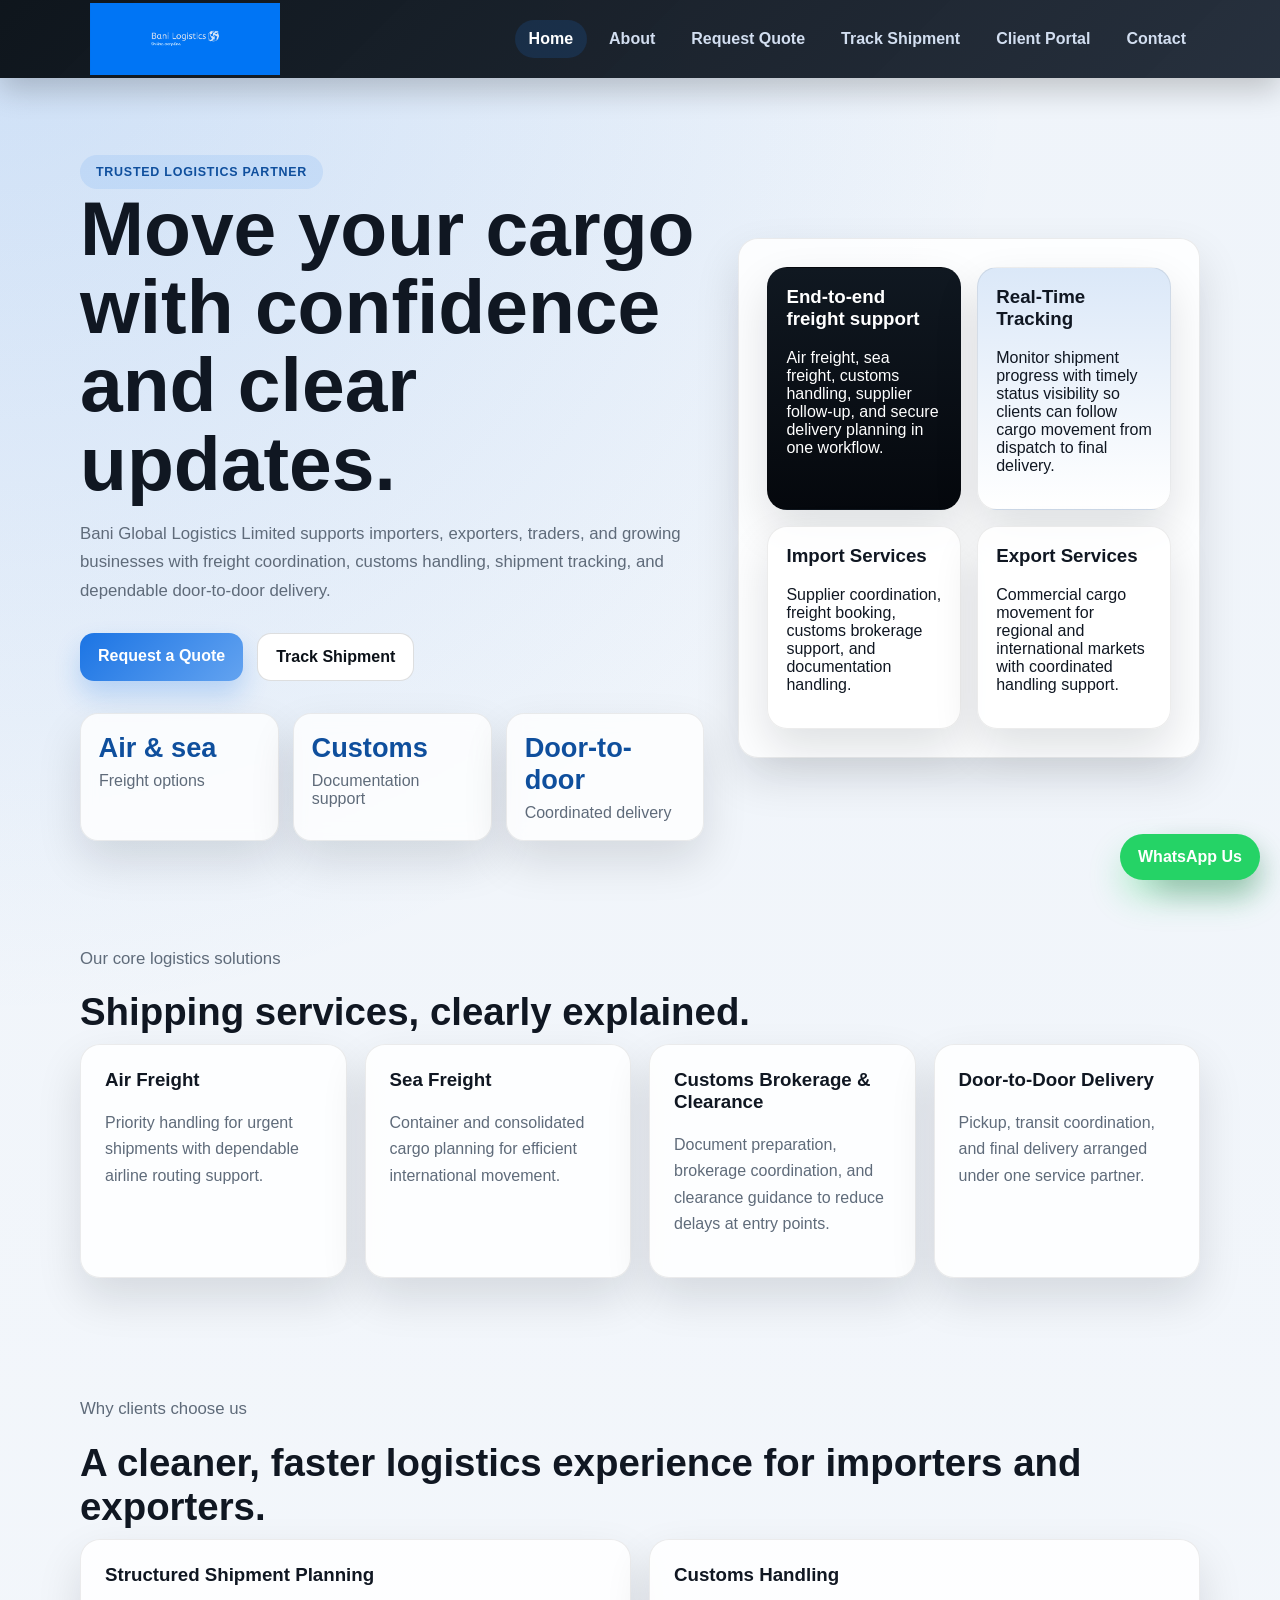
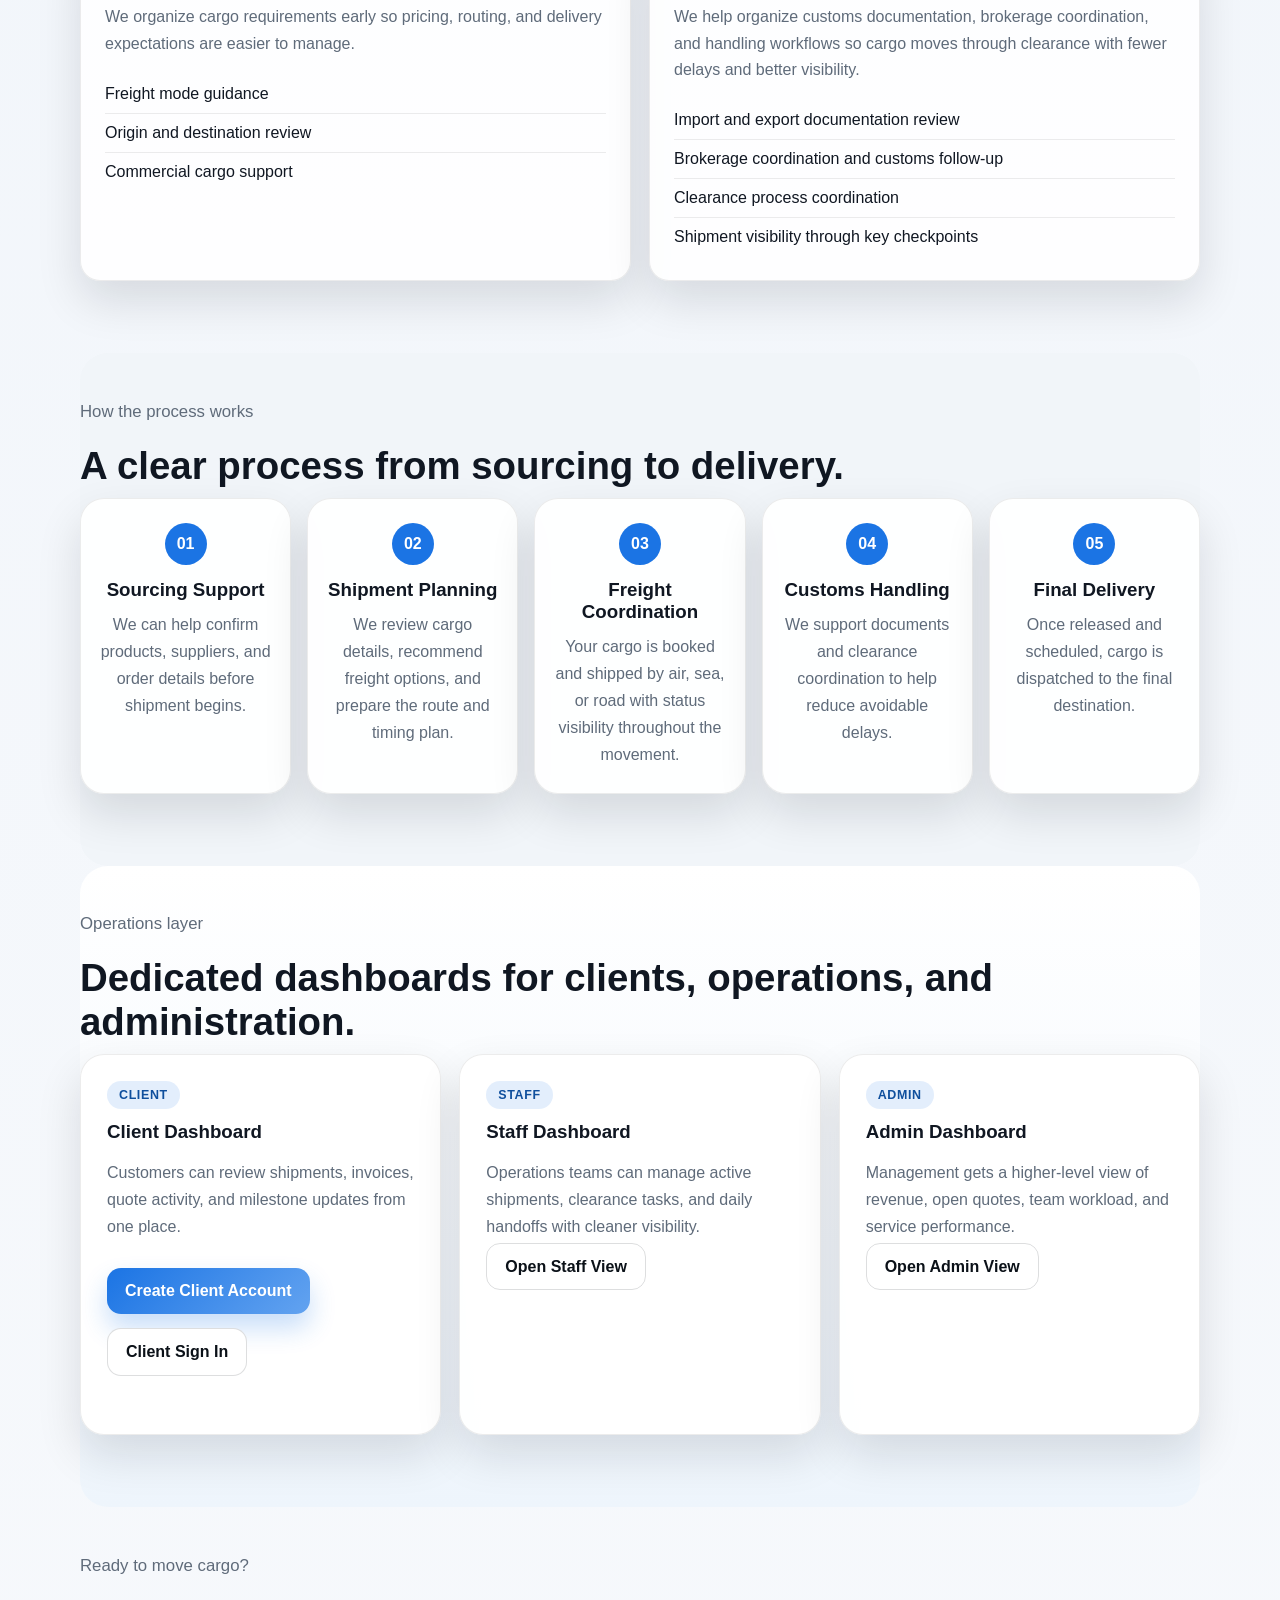
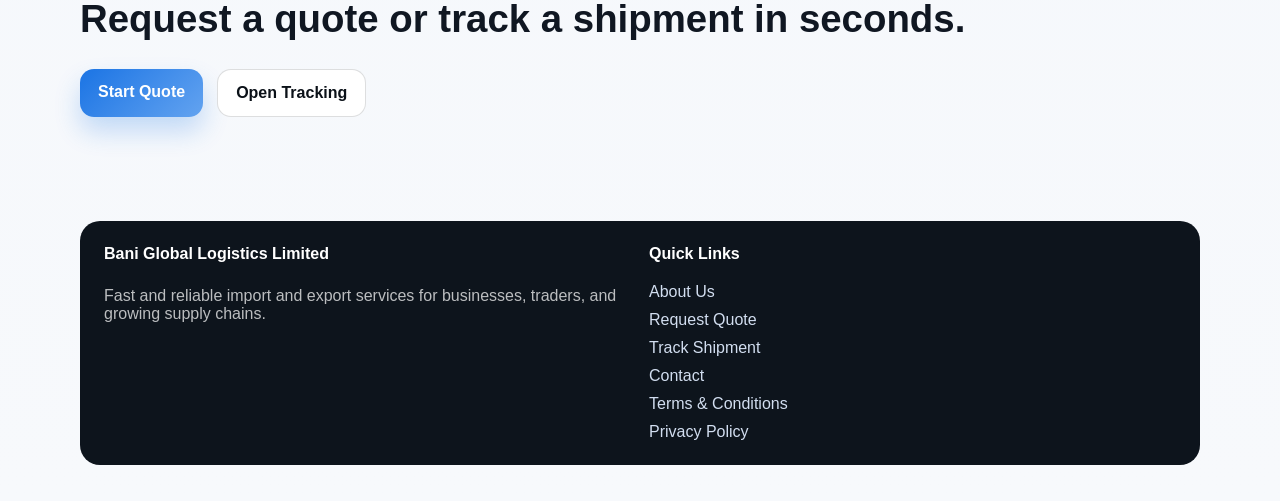
<file: index.html>
<!DOCTYPE html>
<html lang="en">
  <head>
    <meta charset="UTF-8">
    <meta name="viewport" content="width=device-width, initial-scale=1.0">
    <title>Bani Global Logistics Limited | Global Freight & Delivery</title>
    <meta
      name="description"
      content="Bani Global Logistics Limited provides dependable freight forwarding, customs handling, tracking, and cargo delivery solutions."
    >
    <link rel="stylesheet" href="css/style.css">
  </head>
  <body>
    <header class="site-header">
      <div class="nav-wrap">
        <a class="brand" href="index.html" aria-label="Bani Global Logistics Limited home">
          <img src="logo.png" alt="Bani Global Logistics Limited Logo">
        </a>
        <button class="nav-toggle" type="button" aria-expanded="false" aria-controls="site-navigation">Menu</button>
        <nav id="site-navigation" class="site-nav" aria-label="Main navigation">
          <a class="active" href="index.html">Home</a>
          <a href="about.html">About</a>
          <a href="quote.html">Request Quote</a>
          <a href="track.html">Track Shipment</a>
          <a href="login.php?role=client">Client Portal</a>
          <a href="contact.html">Contact</a>
        </nav>
      </div>
    </header>

    <main>
      <section class="hero">
        <div class="hero-copy">
          <div class="eyebrow">Trusted logistics partner</div>
          <h1>Move your cargo with confidence and clear updates.</h1>
          <p>
            Bani Global Logistics Limited supports importers, exporters, traders, and growing
            businesses with freight coordination, customs handling, shipment
            tracking, and dependable door-to-door delivery.
          </p>
          <div class="hero-actions">
            <a class="button primary" href="quote.html">Request a Quote</a>
            <a class="button secondary" href="track.html">Track Shipment</a>
          </div>
          <div class="hero-stats">
            <div class="stat-chip">
              <strong>Air & sea</strong>
              <span>Freight options</span>
            </div>
            <div class="stat-chip">
              <strong>Customs</strong>
              <span>Documentation support</span>
            </div>
            <div class="stat-chip">
              <strong>Door-to-door</strong>
              <span>Coordinated delivery</span>
            </div>
          </div>
        </div>

        <div class="hero-panel">
          <div class="hero-grid">
            <div class="panel panel-dark">
              <h3>End-to-end freight support</h3>
              <p>
                Air freight, sea freight, customs handling, supplier follow-up,
                and secure delivery planning in one workflow.
              </p>
            </div>
            <div class="panel panel-accent">
              <h3>Real-Time Tracking</h3>
              <p>
                Monitor shipment progress with timely status visibility so clients
                can follow cargo movement from dispatch to final delivery.
              </p>
            </div>
            <div class="panel">
              <h3>Import Services</h3>
              <p>Supplier coordination, freight booking, customs brokerage support, and documentation handling.</p>
            </div>
            <div class="panel">
              <h3>Export Services</h3>
              <p>Commercial cargo movement for regional and international markets with coordinated handling support.</p>
            </div>
          </div>
        </div>
      </section>

      <section class="section">
        <p class="section-intro">Our core logistics solutions</p>
        <h2 class="section-title">Shipping services, clearly explained.</h2>
        <div class="services-grid">
          <article class="service-card">
            <h3>Air Freight</h3>
            <p>Priority handling for urgent shipments with dependable airline routing support.</p>
          </article>
          <article class="service-card">
            <h3>Sea Freight</h3>
            <p>Container and consolidated cargo planning for efficient international movement.</p>
          </article>
          <article class="service-card">
            <h3>Customs Brokerage & Clearance</h3>
            <p>Document preparation, brokerage coordination, and clearance guidance to reduce delays at entry points.</p>
          </article>
          <article class="service-card">
            <h3>Door-to-Door Delivery</h3>
            <p>Pickup, transit coordination, and final delivery arranged under one service partner.</p>
          </article>
        </div>
      </section>

      <section class="section">
        <p class="section-intro">Why clients choose us</p>
        <h2 class="section-title">A cleaner, faster logistics experience for importers and exporters.</h2>
        <div class="feature-grid">
          <article class="service-card">
            <h3>Structured Shipment Planning</h3>
            <p>
              We organize cargo requirements early so pricing, routing, and
              delivery expectations are easier to manage.
            </p>
            <ul class="list">
              <li>Freight mode guidance</li>
              <li>Origin and destination review</li>
              <li>Commercial cargo support</li>
            </ul>
          </article>
          <article class="service-card">
            <h3>Customs Handling</h3>
            <p>
              We help organize customs documentation, brokerage coordination, and handling workflows
              so cargo moves through clearance with fewer delays and better visibility.
            </p>
            <ul class="list">
              <li>Import and export documentation review</li>
              <li>Brokerage coordination and customs follow-up</li>
              <li>Clearance process coordination</li>
              <li>Shipment visibility through key checkpoints</li>
            </ul>
          </article>
        </div>
      </section>

      <section class="section process-section">
        <p class="section-intro">How the process works</p>
        <h2 class="section-title">A clear process from sourcing to delivery.</h2>
        <div class="process-grid">
          <article class="process-card">
            <span class="process-number">01</span>
            <h3>Sourcing Support</h3>
            <p>We can help confirm products, suppliers, and order details before shipment begins.</p>
          </article>
          <article class="process-card">
            <span class="process-number">02</span>
            <h3>Shipment Planning</h3>
            <p>We review cargo details, recommend freight options, and prepare the route and timing plan.</p>
          </article>
          <article class="process-card">
            <span class="process-number">03</span>
            <h3>Freight Coordination</h3>
            <p>Your cargo is booked and shipped by air, sea, or road with status visibility throughout the movement.</p>
          </article>
          <article class="process-card">
            <span class="process-number">04</span>
            <h3>Customs Handling</h3>
            <p>We support documents and clearance coordination to help reduce avoidable delays.</p>
          </article>
          <article class="process-card">
            <span class="process-number">05</span>
            <h3>Final Delivery</h3>
            <p>Once released and scheduled, cargo is dispatched to the final destination.</p>
          </article>
        </div>
      </section>

      <section class="section portal-section">
        <p class="section-intro">Operations layer</p>
        <h2 class="section-title">Dedicated dashboards for clients, operations, and administration.</h2>
        <div class="portal-grid">
          <article class="portal-card">
            <span class="portal-tag">Client</span>
            <h3>Client Dashboard</h3>
            <p>Customers can review shipments, invoices, quote activity, and milestone updates from one place.</p>
            <div class="hero-actions">
              <a class="button primary" href="register.php">Create Client Account</a>
              <a class="button secondary" href="login.php?role=client">Client Sign In</a>
            </div>
          </article>
          <article class="portal-card">
            <span class="portal-tag">Staff</span>
            <h3>Staff Dashboard</h3>
            <p>Operations teams can manage active shipments, clearance tasks, and daily handoffs with cleaner visibility.</p>
            <a class="button secondary" href="login.php?role=staff">Open Staff View</a>
          </article>
          <article class="portal-card">
            <span class="portal-tag">Admin</span>
            <h3>Admin Dashboard</h3>
            <p>Management gets a higher-level view of revenue, open quotes, team workload, and service performance.</p>
            <a class="button secondary" href="login.php?role=admin">Open Admin View</a>
          </article>
        </div>
      </section>

      <section class="section">
        <div class="cta-banner">
          <div>
            <p class="section-intro">Ready to move cargo?</p>
            <h2 class="section-title">Request a quote or track a shipment in seconds.</h2>
          </div>
          <div class="hero-actions">
            <a class="button primary" href="quote.html">Start Quote</a>
            <a class="button secondary" href="track.html">Open Tracking</a>
          </div>
        </div>
      </section>
    </main>

    <footer class="site-footer">
      <div class="footer-card footer-grid">
        <div>
          <strong>Bani Global Logistics Limited</strong>
          <p>
            Fast and reliable import and export services for businesses, traders,
            and growing supply chains.
          </p>
        </div>
        <div>
          <strong>Quick Links</strong>
          <div class="footer-links">
            <a href="about.html">About Us</a>
            <a href="quote.html">Request Quote</a>
            <a href="track.html">Track Shipment</a>
            <a href="contact.html">Contact</a>
            <a href="terms.html">Terms & Conditions</a>
            <a href="privacy.html">Privacy Policy</a>
          </div>
        </div>
      </div>
    </footer>

    <a class="whatsapp-float" href="https://wa.me/254782013236" target="_blank" rel="noopener noreferrer">
      WhatsApp Us
    </a>
    <script src="script.js"></script>
  </body>
</html>
</file>
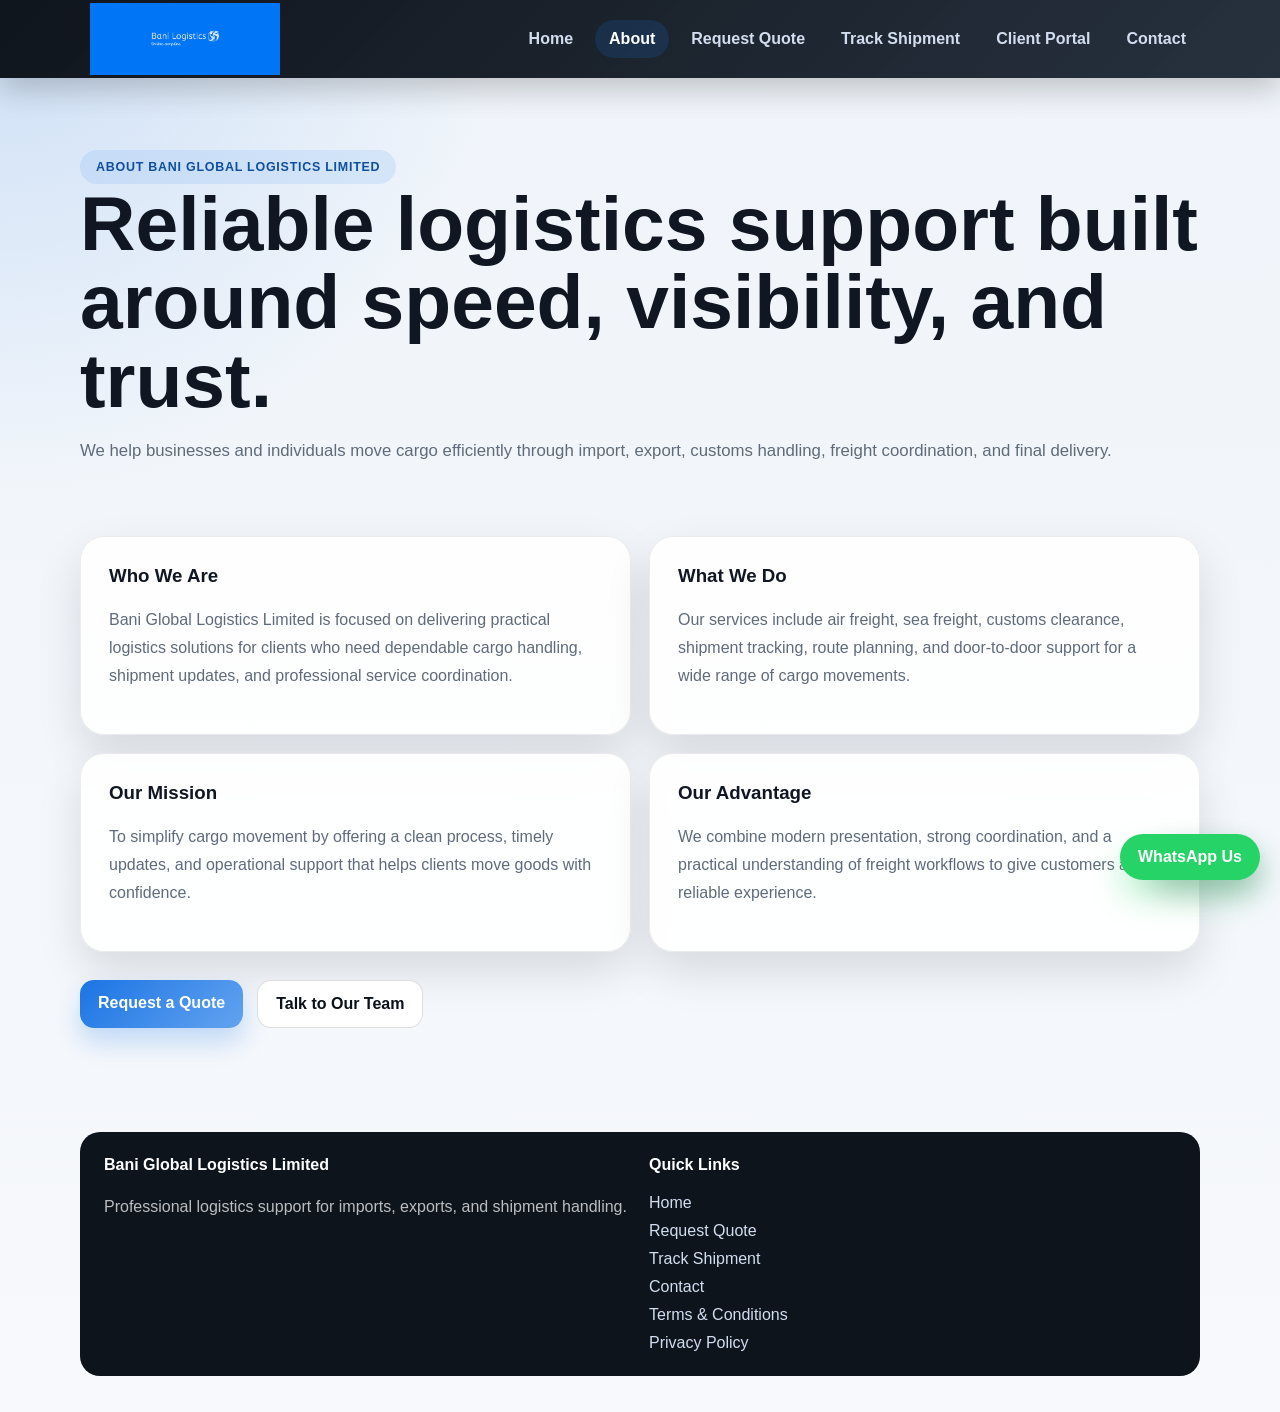
<file: about.html>
<!DOCTYPE html>
<html lang="en">
  <head>
    <meta charset="UTF-8">
    <meta name="viewport" content="width=device-width, initial-scale=1.0">
    <title>About Us | Bani Global Logistics Limited</title>
    <meta
      name="description"
      content="Learn more about Bani Global Logistics Limited and our freight forwarding, customs handling, and delivery services."
    >
    <link rel="stylesheet" href="css/style.css">
  </head>
  <body>
    <header class="site-header">
      <div class="nav-wrap">
        <a class="brand" href="index.html" aria-label="Bani Global Logistics Limited home">
          <img src="logo.png" alt="Bani Global Logistics Limited Logo">
        </a>
        <button class="nav-toggle" type="button" aria-expanded="false" aria-controls="site-navigation">Menu</button>
        <nav id="site-navigation" class="site-nav" aria-label="Main navigation">
          <a href="index.html">Home</a>
          <a class="active" href="about.html">About</a>
          <a href="quote.html">Request Quote</a>
          <a href="track.html">Track Shipment</a>
          <a href="login.php?role=client">Client Portal</a>
          <a href="contact.html">Contact</a>
        </nav>
      </div>
    </header>

    <main>
      <section class="page-hero">
        <div class="eyebrow">About Bani Global Logistics Limited</div>
        <h1>Reliable logistics support built around speed, visibility, and trust.</h1>
        <p>
          We help businesses and individuals move cargo efficiently through import,
          export, customs handling, freight coordination, and final delivery.
        </p>
      </section>

      <section class="page-section">
        <div class="info-grid">
          <article class="info-card">
            <h3>Who We Are</h3>
            <p>
              Bani Global Logistics Limited is focused on delivering practical logistics solutions
              for clients who need dependable cargo handling, shipment updates,
              and professional service coordination.
            </p>
          </article>
          <article class="info-card">
            <h3>What We Do</h3>
            <p>
              Our services include air freight, sea freight, customs clearance,
              shipment tracking, route planning, and door-to-door support for a
              wide range of cargo movements.
            </p>
          </article>
          <article class="info-card">
            <h3>Our Mission</h3>
            <p>
              To simplify cargo movement by offering a clean process, timely
              updates, and operational support that helps clients move goods with confidence.
            </p>
          </article>
          <article class="info-card">
            <h3>Our Advantage</h3>
            <p>
              We combine modern presentation, strong coordination, and a practical
              understanding of freight workflows to give customers a more reliable experience.
            </p>
          </article>
        </div>
        <div class="hero-actions">
          <a class="button primary" href="quote.html">Request a Quote</a>
          <a class="button secondary" href="contact.html">Talk to Our Team</a>
        </div>
      </section>
    </main>

    <footer class="site-footer">
      <div class="footer-card footer-grid">
        <div>
          <strong>Bani Global Logistics Limited</strong>
          <p>Professional logistics support for imports, exports, and shipment handling.</p>
        </div>
        <div>
          <strong>Quick Links</strong>
          <div class="footer-links">
            <a href="index.html">Home</a>
            <a href="quote.html">Request Quote</a>
            <a href="track.html">Track Shipment</a>
            <a href="contact.html">Contact</a>
            <a href="terms.html">Terms & Conditions</a>
            <a href="privacy.html">Privacy Policy</a>
          </div>
        </div>
      </div>
    </footer>

    <a class="whatsapp-float" href="https://wa.me/254782013236" target="_blank" rel="noopener noreferrer">
      WhatsApp Us
    </a>
    <script src="script.js"></script>
  </body>
</html>
</file>
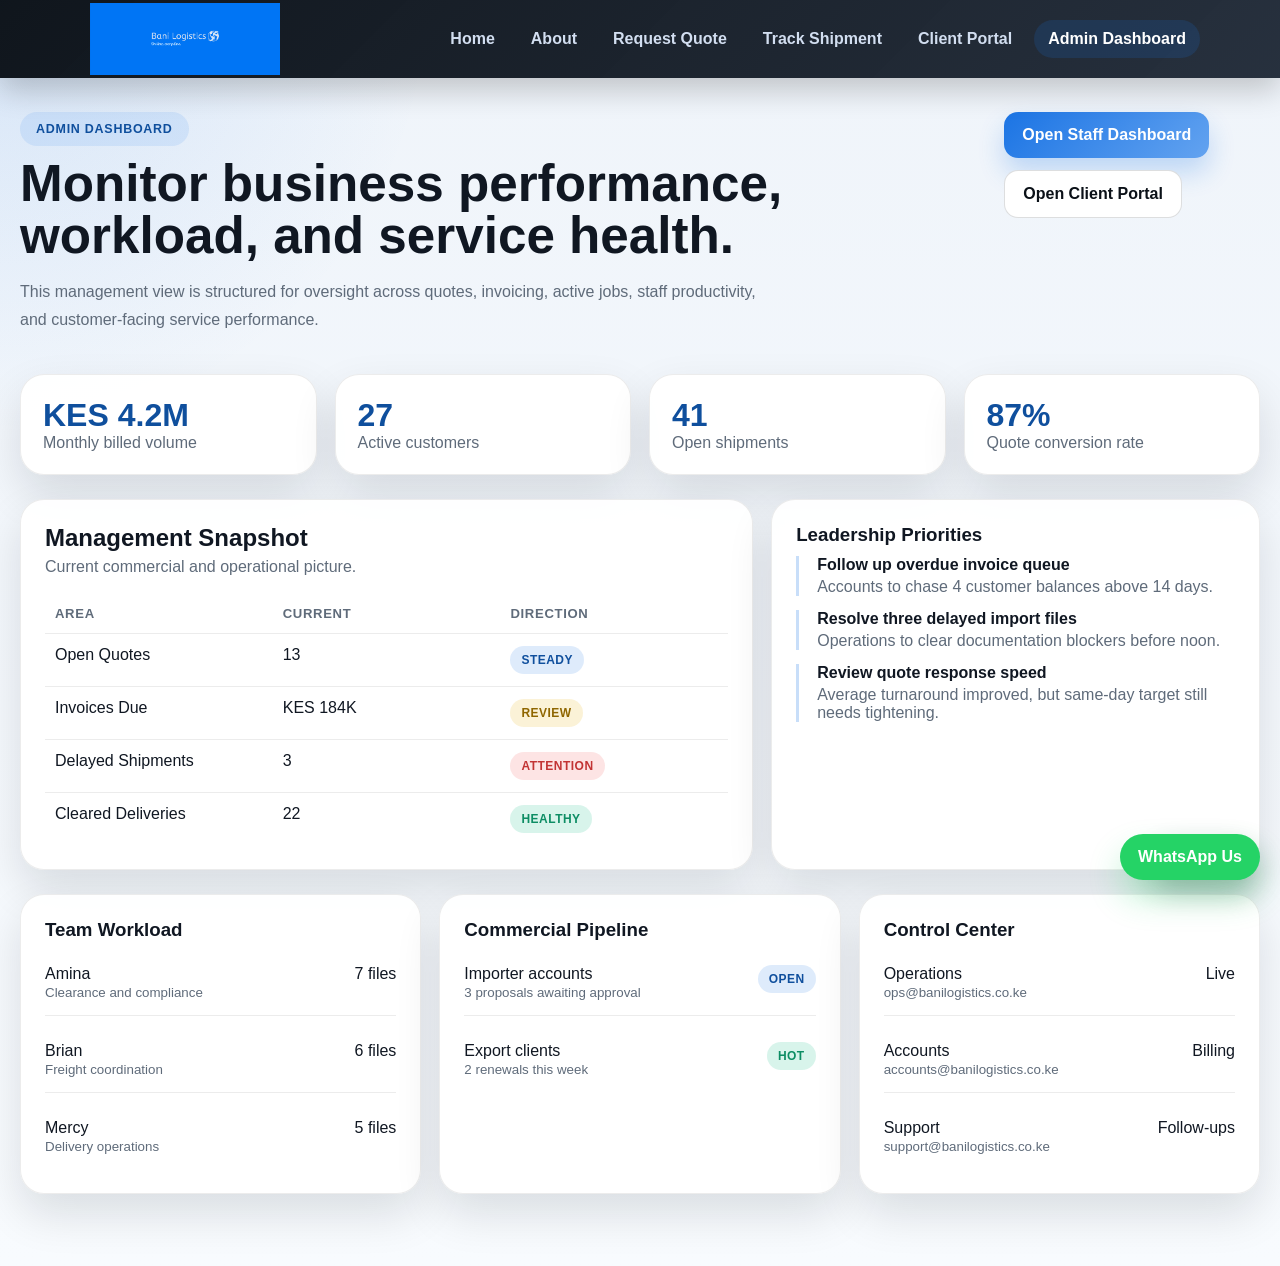
<file: admin-dashboard.html>
<!DOCTYPE html>
<html lang="en">
  <head>
    <meta charset="UTF-8">
    <meta name="viewport" content="width=device-width, initial-scale=1.0">
    <title>Admin Dashboard | Bani Global Logistics Limited</title>
    <meta name="description" content="Administrative dashboard for visibility into revenue, quotes, operations, and staff workload.">
    <link rel="stylesheet" href="css/style.css">
  </head>
  <body class="dashboard-page">
    <header class="site-header">
      <div class="nav-wrap">
        <a class="brand" href="index.html" aria-label="Bani Global Logistics Limited home">
          <img src="logo.png" alt="Bani Global Logistics Limited Logo">
        </a>
        <button class="nav-toggle" type="button" aria-expanded="false" aria-controls="site-navigation">Menu</button>
        <nav id="site-navigation" class="site-nav" aria-label="Main navigation">
          <a href="index.html">Home</a>
          <a href="about.html">About</a>
          <a href="quote.html">Request Quote</a>
          <a href="track.html">Track Shipment</a>
          <a href="client-dashboard.html">Client Portal</a>
          <a class="active" href="admin-dashboard.html">Admin Dashboard</a>
        </nav>
      </div>
    </header>

    <main class="dashboard-shell">
      <section class="dashboard-hero">
        <div>
          <div class="eyebrow">Admin dashboard</div>
          <h1>Monitor business performance, workload, and service health.</h1>
          <p>
            This management view is structured for oversight across quotes, invoicing,
            active jobs, staff productivity, and customer-facing service performance.
          </p>
        </div>
        <div class="dashboard-actions">
          <a class="button primary" href="staff-dashboard.html">Open Staff Dashboard</a>
          <a class="button secondary" href="client-dashboard.html">Open Client Portal</a>
        </div>
      </section>

      <section class="dashboard-stats">
        <article class="dashboard-stat">
          <strong>KES 4.2M</strong>
          <span>Monthly billed volume</span>
        </article>
        <article class="dashboard-stat">
          <strong>27</strong>
          <span>Active customers</span>
        </article>
        <article class="dashboard-stat">
          <strong>41</strong>
          <span>Open shipments</span>
        </article>
        <article class="dashboard-stat">
          <strong>87%</strong>
          <span>Quote conversion rate</span>
        </article>
      </section>

      <section class="dashboard-grid">
        <article class="dashboard-card">
          <h2>Management Snapshot</h2>
          <p class="dashboard-subtitle">Current commercial and operational picture.</p>
          <table class="dashboard-table">
            <thead>
              <tr>
                <th>Area</th>
                <th>Current</th>
                <th>Direction</th>
              </tr>
            </thead>
            <tbody>
              <tr>
                <td>Open Quotes</td>
                <td>13</td>
                <td><span class="badge badge-blue">Steady</span></td>
              </tr>
              <tr>
                <td>Invoices Due</td>
                <td>KES 184K</td>
                <td><span class="badge badge-gold">Review</span></td>
              </tr>
              <tr>
                <td>Delayed Shipments</td>
                <td>3</td>
                <td><span class="badge badge-red">Attention</span></td>
              </tr>
              <tr>
                <td>Cleared Deliveries</td>
                <td>22</td>
                <td><span class="badge badge-green">Healthy</span></td>
              </tr>
            </tbody>
          </table>
        </article>

        <article class="dashboard-card">
          <h3>Leadership Priorities</h3>
          <div class="timeline">
            <div class="timeline-item">
              <strong>Follow up overdue invoice queue</strong>
              <p>Accounts to chase 4 customer balances above 14 days.</p>
            </div>
            <div class="timeline-item">
              <strong>Resolve three delayed import files</strong>
              <p>Operations to clear documentation blockers before noon.</p>
            </div>
            <div class="timeline-item">
              <strong>Review quote response speed</strong>
              <p>Average turnaround improved, but same-day target still needs tightening.</p>
            </div>
          </div>
        </article>
      </section>

      <section class="dashboard-mini-grid">
        <article class="dashboard-card">
          <h3>Team Workload</h3>
          <ul class="dashboard-list">
            <li><span>Amina<br><small>Clearance and compliance</small></span><span>7 files</span></li>
            <li><span>Brian<br><small>Freight coordination</small></span><span>6 files</span></li>
            <li><span>Mercy<br><small>Delivery operations</small></span><span>5 files</span></li>
          </ul>
        </article>
        <article class="dashboard-card">
          <h3>Commercial Pipeline</h3>
          <ul class="dashboard-list">
            <li><span>Importer accounts<br><small>3 proposals awaiting approval</small></span><span class="badge badge-blue">Open</span></li>
            <li><span>Export clients<br><small>2 renewals this week</small></span><span class="badge badge-green">Hot</span></li>
          </ul>
        </article>
        <article class="dashboard-card">
          <h3>Control Center</h3>
          <ul class="dashboard-list">
            <li><span>Operations<br><small>ops@banilogistics.co.ke</small></span><span>Live</span></li>
            <li><span>Accounts<br><small>accounts@banilogistics.co.ke</small></span><span>Billing</span></li>
            <li><span>Support<br><small>support@banilogistics.co.ke</small></span><span>Follow-ups</span></li>
          </ul>
        </article>
      </section>
    </main>

    <a class="whatsapp-float" href="https://wa.me/254782013236" target="_blank" rel="noopener noreferrer">WhatsApp Us</a>
    <script src="script.js"></script>
  </body>
</html>
</file>
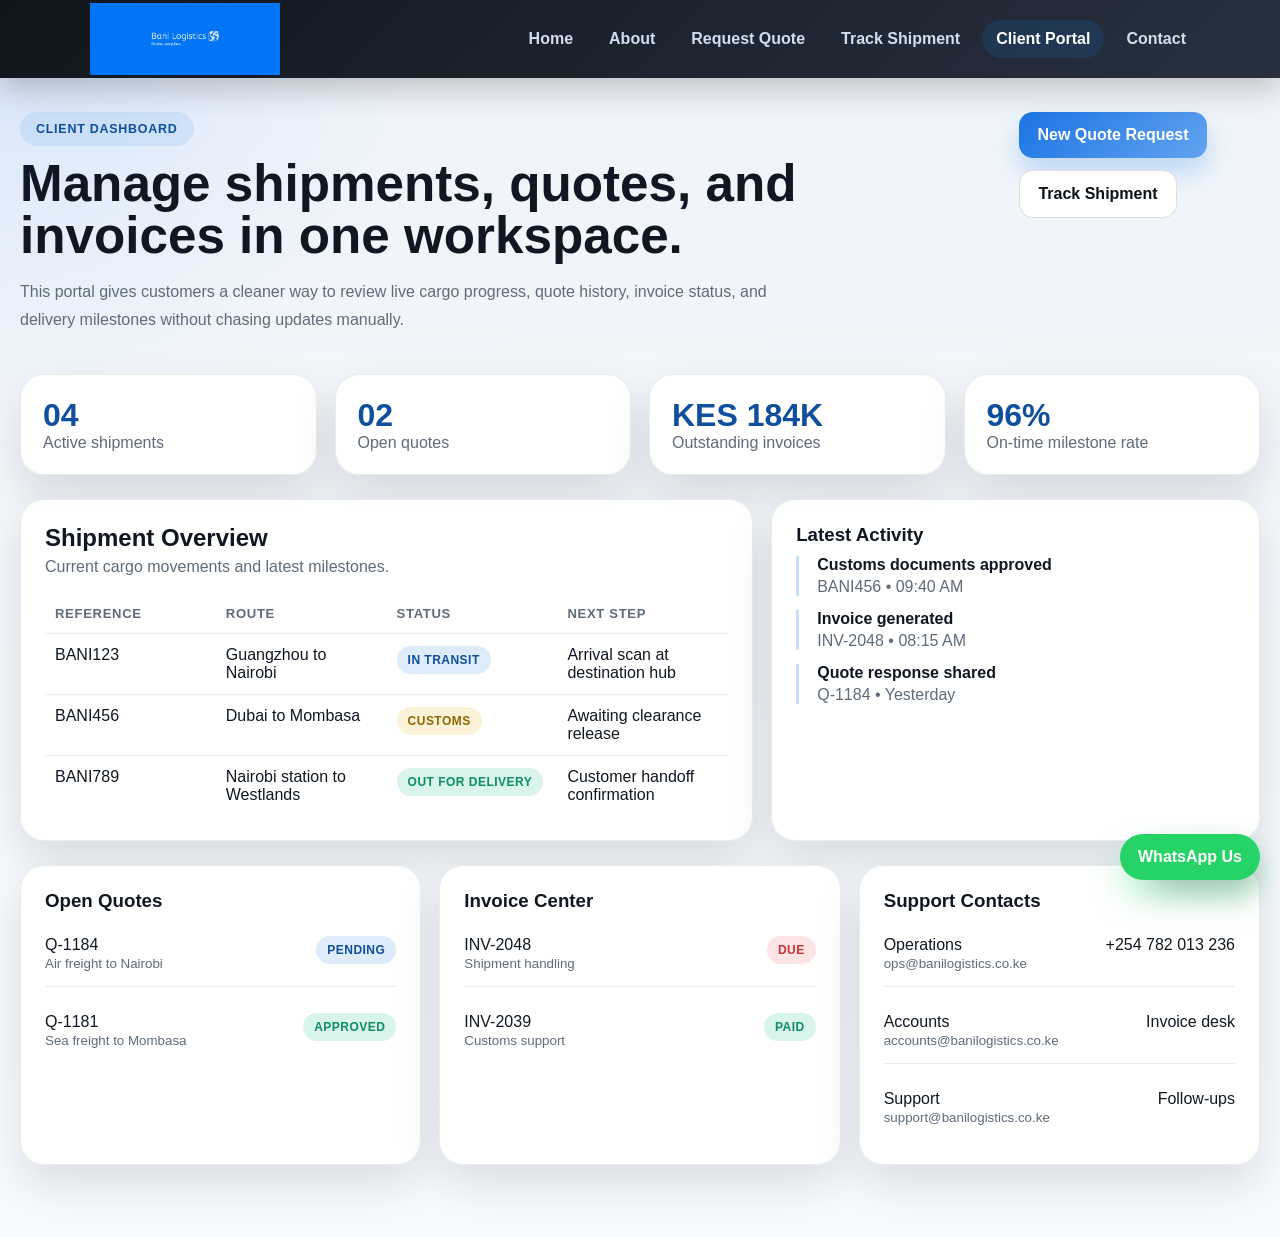
<file: client-dashboard.html>
<!DOCTYPE html>
<html lang="en">
  <head>
    <meta charset="UTF-8">
    <meta name="viewport" content="width=device-width, initial-scale=1.0">
    <title>Client Dashboard | Bani Global Logistics Limited</title>
    <meta name="description" content="Client dashboard for shipments, invoices, quote requests, and live logistics updates.">
    <link rel="stylesheet" href="css/style.css">
  </head>
  <body class="dashboard-page">
    <header class="site-header">
      <div class="nav-wrap">
        <a class="brand" href="index.html" aria-label="Bani Global Logistics Limited home">
          <img src="logo.png" alt="Bani Global Logistics Limited Logo">
        </a>
        <button class="nav-toggle" type="button" aria-expanded="false" aria-controls="site-navigation">Menu</button>
        <nav id="site-navigation" class="site-nav" aria-label="Main navigation">
          <a href="index.html">Home</a>
          <a href="about.html">About</a>
          <a href="quote.html">Request Quote</a>
          <a href="track.html">Track Shipment</a>
          <a class="active" href="client-dashboard.html">Client Portal</a>
          <a href="contact.html">Contact</a>
        </nav>
      </div>
    </header>

    <main class="dashboard-shell">
      <section class="dashboard-hero">
        <div>
          <div class="eyebrow">Client dashboard</div>
          <h1>Manage shipments, quotes, and invoices in one workspace.</h1>
          <p>
            This portal gives customers a cleaner way to review live cargo progress,
            quote history, invoice status, and delivery milestones without chasing updates manually.
          </p>
        </div>
        <div class="dashboard-actions">
          <a class="button primary" href="quote.html">New Quote Request</a>
          <a class="button secondary" href="track.html">Track Shipment</a>
        </div>
      </section>

      <section class="dashboard-stats">
        <article class="dashboard-stat">
          <strong>04</strong>
          <span>Active shipments</span>
        </article>
        <article class="dashboard-stat">
          <strong>02</strong>
          <span>Open quotes</span>
        </article>
        <article class="dashboard-stat">
          <strong>KES 184K</strong>
          <span>Outstanding invoices</span>
        </article>
        <article class="dashboard-stat">
          <strong>96%</strong>
          <span>On-time milestone rate</span>
        </article>
      </section>

      <section class="dashboard-grid">
        <article class="dashboard-card">
          <h2>Shipment Overview</h2>
          <p class="dashboard-subtitle">Current cargo movements and latest milestones.</p>
          <table class="dashboard-table">
            <thead>
              <tr>
                <th>Reference</th>
                <th>Route</th>
                <th>Status</th>
                <th>Next Step</th>
              </tr>
            </thead>
            <tbody>
              <tr>
                <td>BANI123</td>
                <td>Guangzhou to Nairobi</td>
                <td><span class="badge badge-blue">In Transit</span></td>
                <td>Arrival scan at destination hub</td>
              </tr>
              <tr>
                <td>BANI456</td>
                <td>Dubai to Mombasa</td>
                <td><span class="badge badge-gold">Customs</span></td>
                <td>Awaiting clearance release</td>
              </tr>
              <tr>
                <td>BANI789</td>
                <td>Nairobi station to Westlands</td>
                <td><span class="badge badge-green">Out for Delivery</span></td>
                <td>Customer handoff confirmation</td>
              </tr>
            </tbody>
          </table>
        </article>

        <article class="dashboard-card">
          <h3>Latest Activity</h3>
          <div class="timeline">
            <div class="timeline-item">
              <strong>Customs documents approved</strong>
              <span>BANI456 • 09:40 AM</span>
            </div>
            <div class="timeline-item">
              <strong>Invoice generated</strong>
              <span>INV-2048 • 08:15 AM</span>
            </div>
            <div class="timeline-item">
              <strong>Quote response shared</strong>
              <span>Q-1184 • Yesterday</span>
            </div>
          </div>
        </article>
      </section>

      <section class="dashboard-mini-grid">
        <article class="dashboard-card">
          <h3>Open Quotes</h3>
          <ul class="dashboard-list">
            <li><span>Q-1184<br><small>Air freight to Nairobi</small></span><span class="badge badge-blue">Pending</span></li>
            <li><span>Q-1181<br><small>Sea freight to Mombasa</small></span><span class="badge badge-green">Approved</span></li>
          </ul>
        </article>
        <article class="dashboard-card">
          <h3>Invoice Center</h3>
          <ul class="dashboard-list">
            <li><span>INV-2048<br><small>Shipment handling</small></span><span class="badge badge-red">Due</span></li>
            <li><span>INV-2039<br><small>Customs support</small></span><span class="badge badge-green">Paid</span></li>
          </ul>
        </article>
        <article class="dashboard-card">
          <h3>Support Contacts</h3>
          <ul class="dashboard-list">
            <li><span>Operations<br><small>ops@banilogistics.co.ke</small></span><span>+254 782 013 236</span></li>
            <li><span>Accounts<br><small>accounts@banilogistics.co.ke</small></span><span>Invoice desk</span></li>
            <li><span>Support<br><small>support@banilogistics.co.ke</small></span><span>Follow-ups</span></li>
          </ul>
        </article>
      </section>
    </main>

    <a class="whatsapp-float" href="https://wa.me/254782013236" target="_blank" rel="noopener noreferrer">WhatsApp Us</a>
    <script src="script.js"></script>
  </body>
</html>
</file>
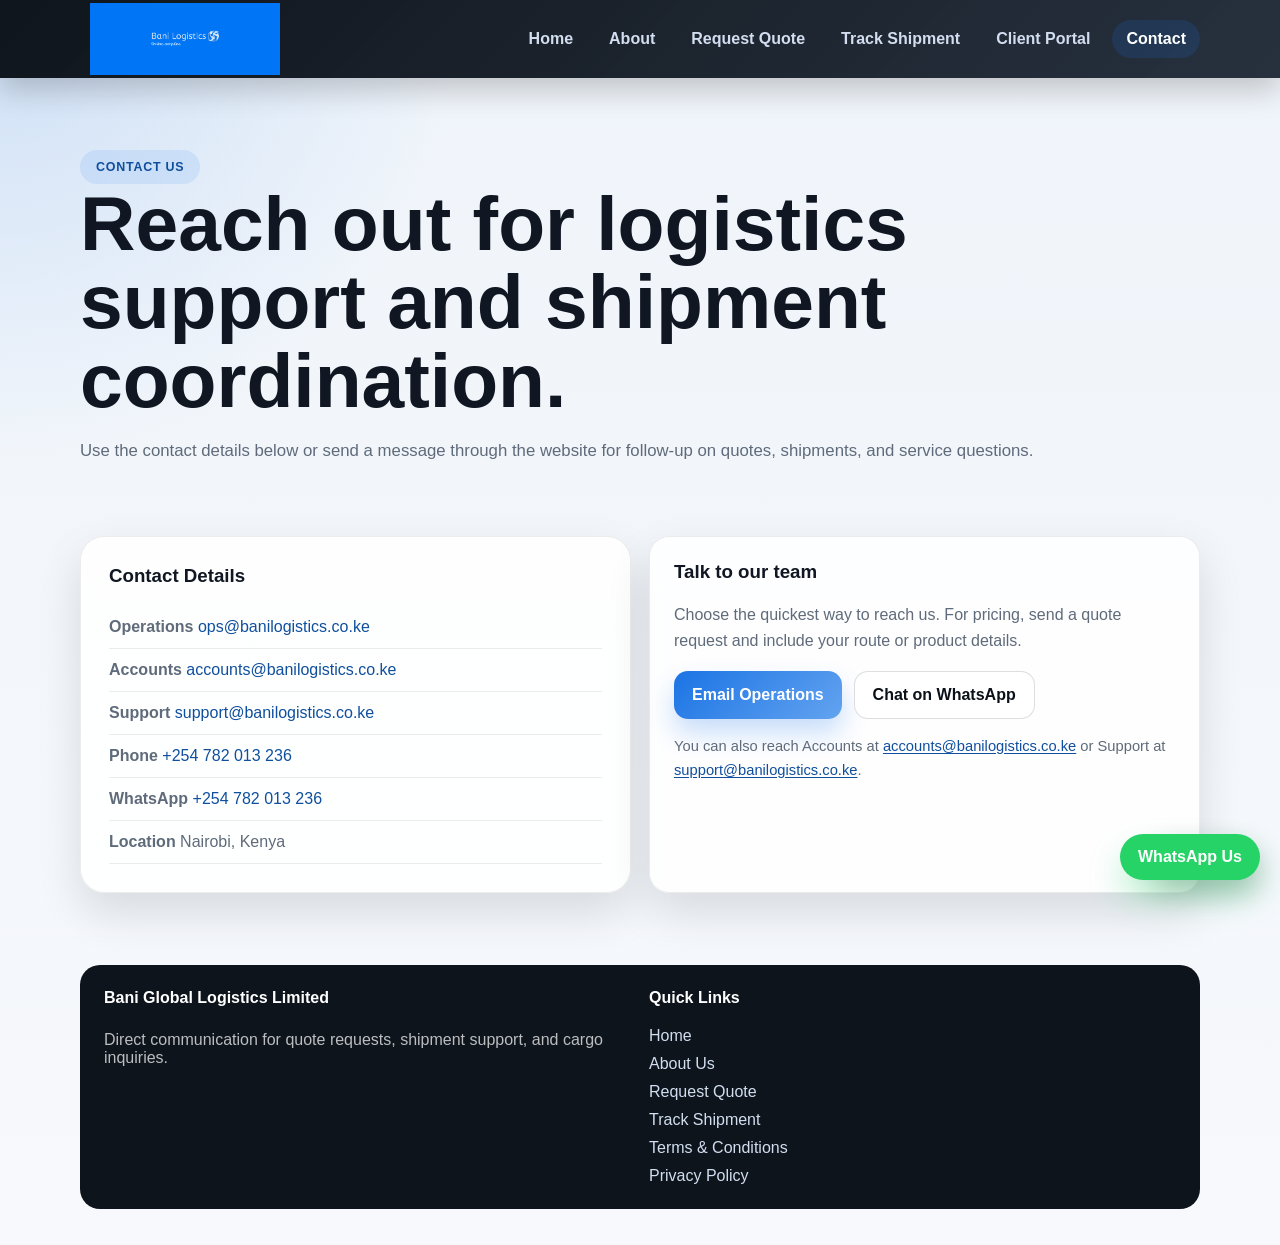
<file: contact.html>
<!DOCTYPE html>
<html lang="en">
  <head>
    <meta charset="UTF-8">
    <meta name="viewport" content="width=device-width, initial-scale=1.0">
    <title>Contact Us | Bani Global Logistics Limited</title>
    <meta
      name="description"
      content="Contact Bani Global Logistics Limited for shipment support, quote requests, and cargo handling services."
    >
    <link rel="stylesheet" href="css/style.css">
  </head>
  <body>
    <header class="site-header">
      <div class="nav-wrap">
        <a class="brand" href="index.html" aria-label="Bani Global Logistics Limited home">
          <img src="logo.png" alt="Bani Global Logistics Limited Logo">
        </a>
        <button class="nav-toggle" type="button" aria-expanded="false" aria-controls="site-navigation">Menu</button>
        <nav id="site-navigation" class="site-nav" aria-label="Main navigation">
          <a href="index.html">Home</a>
          <a href="about.html">About</a>
          <a href="quote.html">Request Quote</a>
          <a href="track.html">Track Shipment</a>
          <a href="login.php?role=client">Client Portal</a>
          <a class="active" href="contact.html">Contact</a>
        </nav>
      </div>
    </header>

    <main>
      <section class="page-hero">
        <div class="eyebrow">Contact us</div>
        <h1>Reach out for logistics support and shipment coordination.</h1>
        <p>
          Use the contact details below or send a message through the website
          for follow-up on quotes, shipments, and service questions.
        </p>
      </section>

      <section class="page-section">
        <div class="contact-grid">
          <article class="info-card">
            <h3>Contact Details</h3>
            <ul class="contact-points">
              <li>
                <strong>Operations</strong>
                <a href="mailto:ops@banilogistics.co.ke">ops@banilogistics.co.ke</a>
              </li>
              <li>
                <strong>Accounts</strong>
                <a href="mailto:accounts@banilogistics.co.ke">accounts@banilogistics.co.ke</a>
              </li>
              <li>
                <strong>Support</strong>
                <a href="mailto:support@banilogistics.co.ke">support@banilogistics.co.ke</a>
              </li>
              <li>
                <strong>Phone</strong>
                <a href="tel:+254782013236">+254 782 013 236</a>
              </li>
              <li>
                <strong>WhatsApp</strong>
                <a href="https://wa.me/254782013236" target="_blank" rel="noopener noreferrer">+254 782 013 236</a>
              </li>
              <li>
                <strong>Location</strong>
                Nairobi, Kenya
              </li>
            </ul>
          </article>

          <article class="quote-card contact-action-card">
            <h3>Talk to our team</h3>
            <p>Choose the quickest way to reach us. For pricing, send a quote request and include your route or product details.</p>
            <div class="contact-actions">
              <a class="button primary" href="mailto:ops@banilogistics.co.ke">Email Operations</a>
              <a class="button secondary" href="https://wa.me/254782013236" target="_blank" rel="noopener noreferrer">Chat on WhatsApp</a>
            </div>
            <p class="form-note">You can also reach Accounts at <a href="mailto:accounts@banilogistics.co.ke">accounts@banilogistics.co.ke</a> or Support at <a href="mailto:support@banilogistics.co.ke">support@banilogistics.co.ke</a>.</p>
          </article>
        </div>
      </section>
    </main>

    <footer class="site-footer">
      <div class="footer-card footer-grid">
        <div>
          <strong>Bani Global Logistics Limited</strong>
          <p>Direct communication for quote requests, shipment support, and cargo inquiries.</p>
        </div>
        <div>
          <strong>Quick Links</strong>
          <div class="footer-links">
            <a href="index.html">Home</a>
            <a href="about.html">About Us</a>
            <a href="quote.html">Request Quote</a>
            <a href="track.html">Track Shipment</a>
            <a href="terms.html">Terms & Conditions</a>
            <a href="privacy.html">Privacy Policy</a>
          </div>
        </div>
      </div>
    </footer>

    <a class="whatsapp-float" href="https://wa.me/254782013236" target="_blank" rel="noopener noreferrer">
      WhatsApp Us
    </a>

    <script src="script.js"></script>
  </body>
</html>
</file>
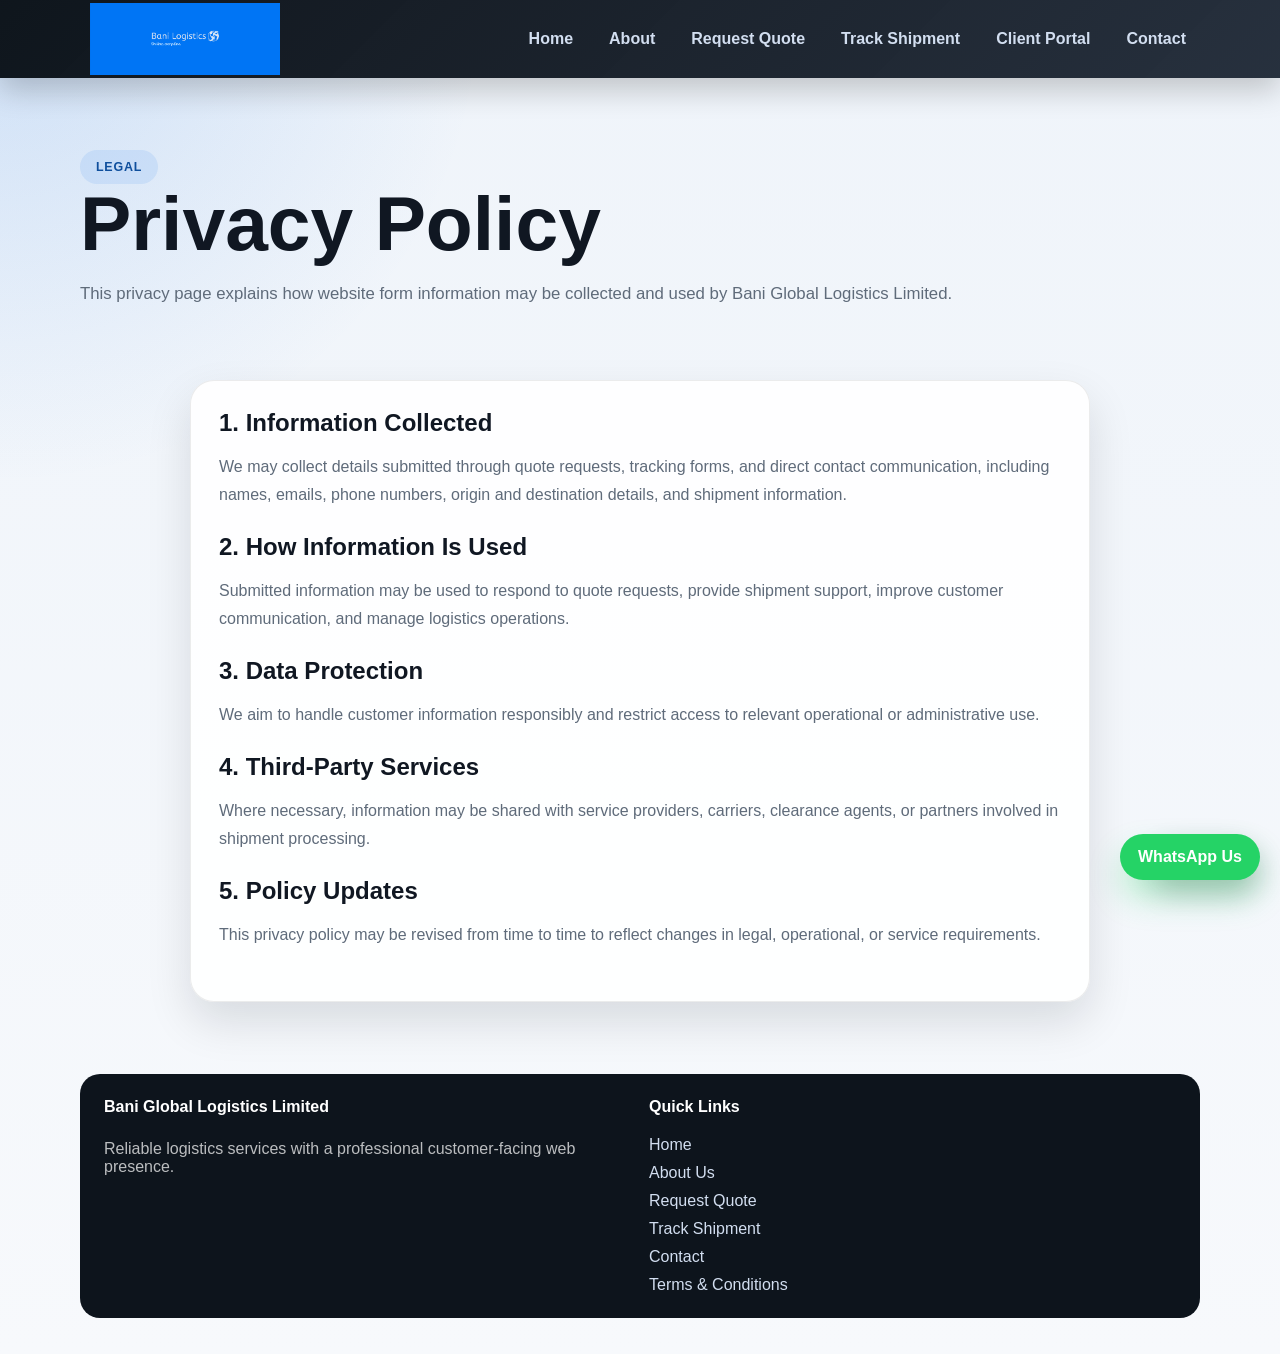
<file: privacy.html>
<!DOCTYPE html>
<html lang="en">
  <head>
    <meta charset="UTF-8">
    <meta name="viewport" content="width=device-width, initial-scale=1.0">
    <title>Privacy Policy | Bani Global Logistics Limited</title>
    <meta
      name="description"
      content="Read the Bani Global Logistics Limited privacy policy about how customer details may be handled."
    >
    <link rel="stylesheet" href="css/style.css">
  </head>
  <body>
    <header class="site-header">
      <div class="nav-wrap">
        <a class="brand" href="index.html" aria-label="Bani Global Logistics Limited home">
          <img src="logo.png" alt="Bani Global Logistics Limited Logo">
        </a>
        <button class="nav-toggle" type="button" aria-expanded="false" aria-controls="site-navigation">Menu</button>
        <nav id="site-navigation" class="site-nav" aria-label="Main navigation">
          <a href="index.html">Home</a>
          <a href="about.html">About</a>
          <a href="quote.html">Request Quote</a>
          <a href="track.html">Track Shipment</a>
          <a href="login.php?role=client">Client Portal</a>
          <a href="contact.html">Contact</a>
        </nav>
      </div>
    </header>

    <main>
      <section class="page-hero">
        <div class="eyebrow">Legal</div>
        <h1>Privacy Policy</h1>
        <p>
          This privacy page explains how website form information may be
          collected and used by Bani Global Logistics Limited.
        </p>
      </section>

      <section class="page-section">
        <article class="legal-card">
          <h2>1. Information Collected</h2>
          <p>
            We may collect details submitted through quote requests, tracking forms,
            and direct contact communication, including names, emails, phone numbers,
            origin and destination details, and shipment information.
          </p>

          <h2>2. How Information Is Used</h2>
          <p>
            Submitted information may be used to respond to quote requests, provide
            shipment support, improve customer communication, and manage logistics operations.
          </p>

          <h2>3. Data Protection</h2>
          <p>
            We aim to handle customer information responsibly and restrict access
            to relevant operational or administrative use.
          </p>

          <h2>4. Third-Party Services</h2>
          <p>
            Where necessary, information may be shared with service providers,
            carriers, clearance agents, or partners involved in shipment processing.
          </p>

          <h2>5. Policy Updates</h2>
          <p>
            This privacy policy may be revised from time to time to reflect changes
            in legal, operational, or service requirements.
          </p>
        </article>
      </section>
    </main>

    <footer class="site-footer">
      <div class="footer-card footer-grid">
        <div>
          <strong>Bani Global Logistics Limited</strong>
          <p>Reliable logistics services with a professional customer-facing web presence.</p>
        </div>
        <div>
          <strong>Quick Links</strong>
          <div class="footer-links">
            <a href="index.html">Home</a>
            <a href="about.html">About Us</a>
            <a href="quote.html">Request Quote</a>
            <a href="track.html">Track Shipment</a>
            <a href="contact.html">Contact</a>
            <a href="terms.html">Terms & Conditions</a>
          </div>
        </div>
      </div>
    </footer>

    <a class="whatsapp-float" href="https://wa.me/254782013236" target="_blank" rel="noopener noreferrer">
      WhatsApp Us
    </a>
    <script src="script.js"></script>
  </body>
</html>
</file>
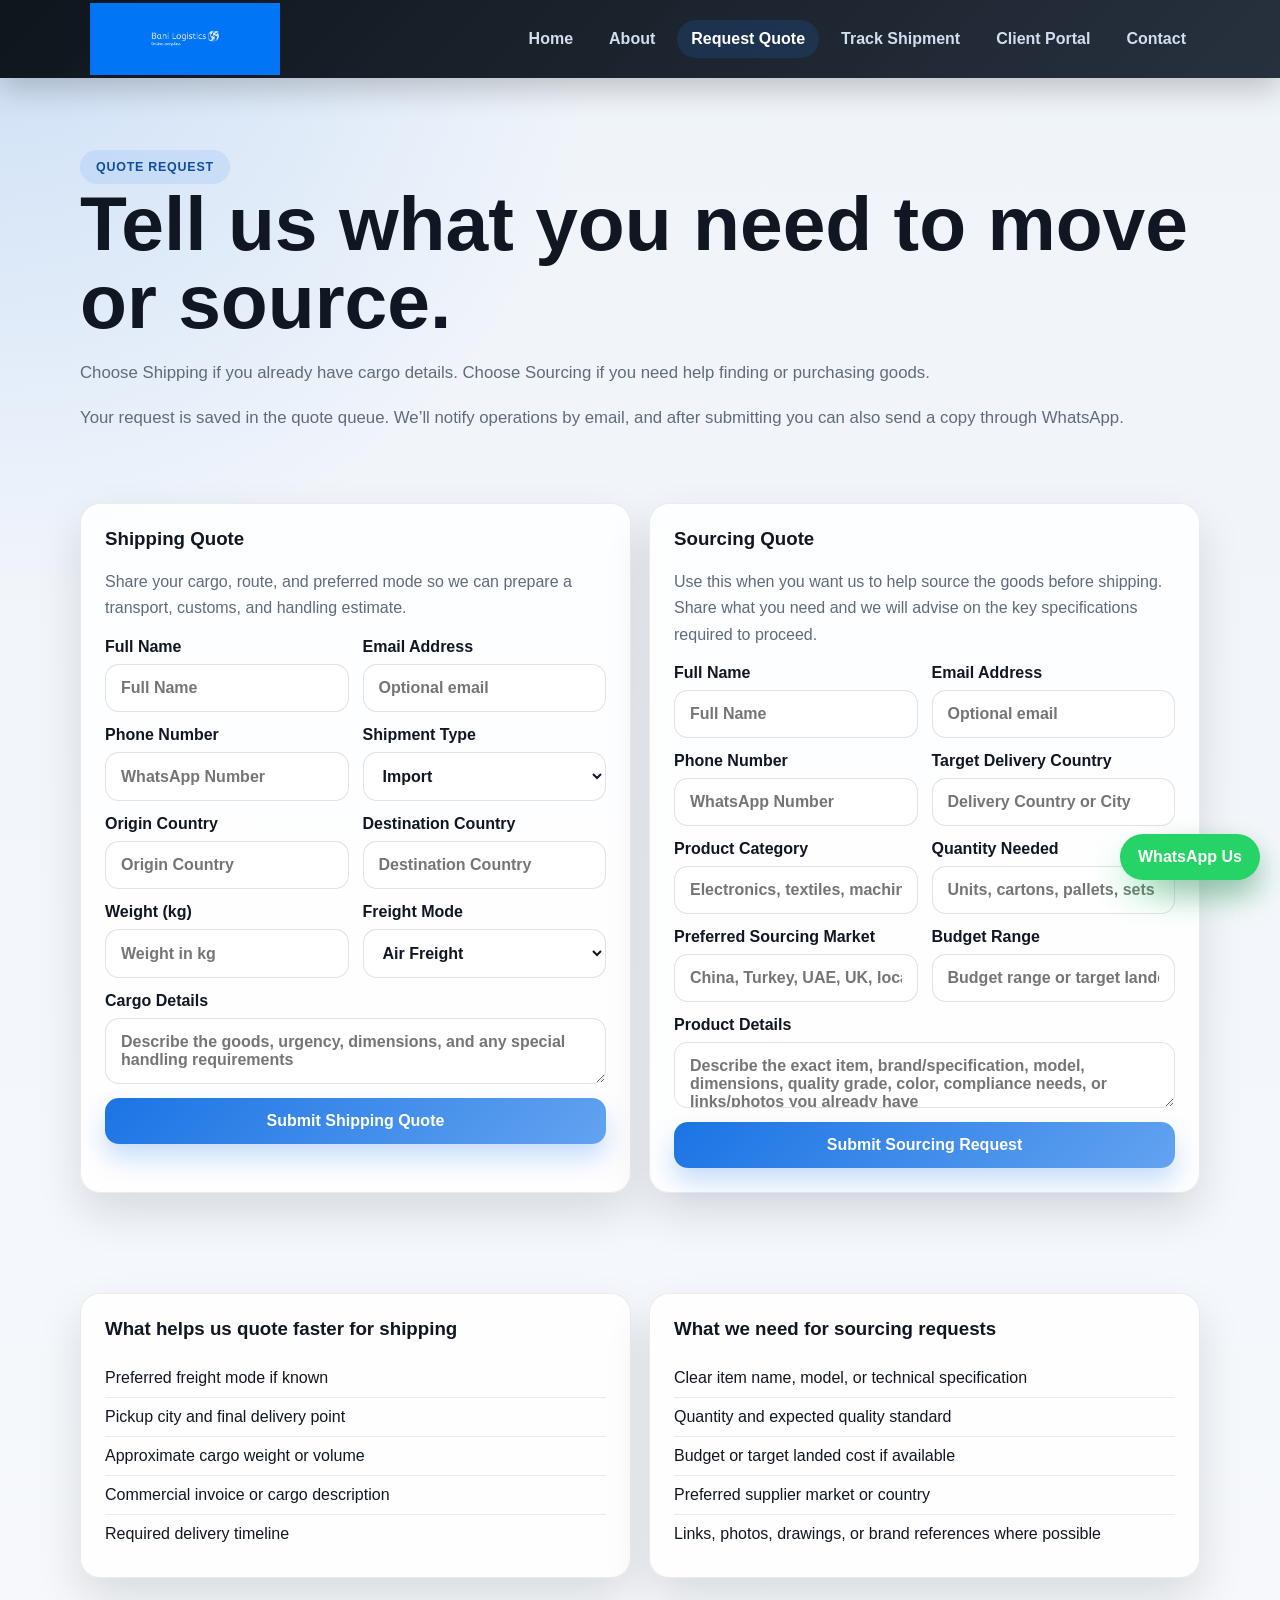
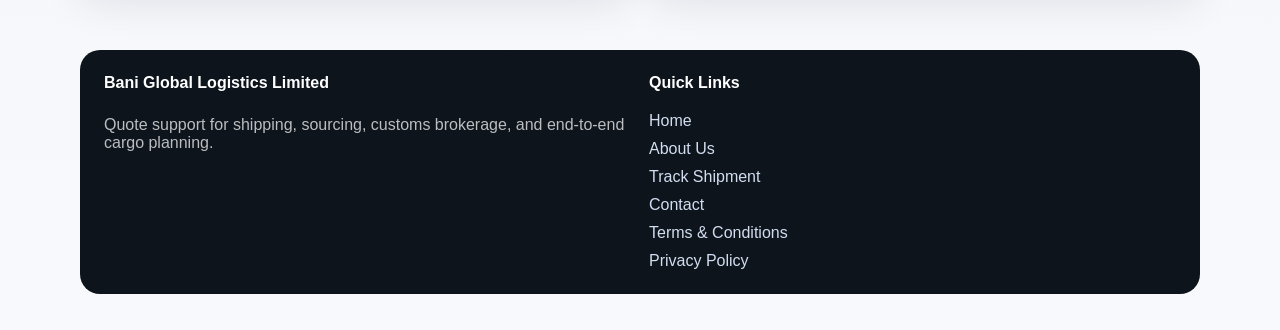
<file: quote.html>
<!DOCTYPE html>
<html lang="en">
  <head>
    <meta charset="UTF-8">
    <meta name="viewport" content="width=device-width, initial-scale=1.0">
    <title>Request Quote | Bani Global Logistics Limited</title>
    <meta
      name="description"
      content="Request a shipping or sourcing quote from Bani Global Logistics Limited for imports, exports, procurement support, customs handling, and delivery."
    >
    <link rel="stylesheet" href="css/style.css">
  </head>
  <body>
    <header class="site-header">
      <div class="nav-wrap">
        <a class="brand" href="index.html" aria-label="Bani Global Logistics Limited home">
          <img src="logo.png" alt="Bani Global Logistics Limited Logo">
        </a>
        <button class="nav-toggle" type="button" aria-expanded="false" aria-controls="site-navigation">Menu</button>
        <nav id="site-navigation" class="site-nav" aria-label="Main navigation">
          <a href="index.html">Home</a>
          <a href="about.html">About</a>
          <a class="active" href="quote.html">Request Quote</a>
          <a href="track.html">Track Shipment</a>
          <a href="login.php?role=client">Client Portal</a>
          <a href="contact.html">Contact</a>
        </nav>
      </div>
    </header>

    <main>
      <section class="page-hero">
        <div class="eyebrow">Quote request</div>
        <h1>Tell us what you need to move or source.</h1>
        <p>
          Choose Shipping if you already have cargo details. Choose Sourcing if you need help finding or purchasing goods.
        </p>
        <p>
          Your request is saved in the quote queue. We’ll notify operations by email, and after submitting you can also send a copy through WhatsApp.
        </p>
      </section>

      <section class="page-section">
        <div class="page-grid">
          <article class="quote-card">
            <h3>Shipping Quote</h3>
            <p>
              Share your cargo, route, and preferred mode so we can prepare a transport, customs, and handling estimate.
            </p>
            <form id="shippingQuoteForm" method="post" action="quote-request.php">
              <input type="hidden" name="request_type" value="shipping">
              <div class="form-grid">
                <label>
                  Full Name
                  <input type="text" name="name" placeholder="Full Name" required>
                </label>
                <label>
                  Email Address
                  <input type="email" name="email" placeholder="Optional email">
                </label>
              </div>

              <div class="form-grid">
                <label>
                  Phone Number
                  <input type="text" name="phone" placeholder="WhatsApp Number" required>
                </label>
                <label>
                  Shipment Type
                  <select name="type">
                    <option>Import</option>
                    <option>Export</option>
                    <option>Transit</option>
                  </select>
                </label>
              </div>

              <div class="form-grid">
                <label>
                  Origin Country
                  <input type="text" name="origin" placeholder="Origin Country" required>
                </label>
                <label>
                  Destination Country
                  <input type="text" name="destination" placeholder="Destination Country" required>
                </label>
              </div>

              <div class="form-grid">
                <label>
                  Weight (kg)
                  <input type="number" name="weight" placeholder="Weight in kg">
                </label>
                <label>
                  Freight Mode
                  <select name="mode">
                    <option>Air Freight</option>
                    <option>Sea Freight</option>
                    <option>Road Delivery</option>
                  </select>
                </label>
              </div>

              <label>
                Cargo Details
                <textarea name="notes" placeholder="Describe the goods, urgency, dimensions, and any special handling requirements"></textarea>
              </label>

              <button type="submit">Submit Shipping Quote</button>
            </form>

            <div class="result-box" id="shippingQuoteResult" role="status" aria-live="polite" tabindex="-1"></div>
          </article>

          <article class="quote-card">
            <h3>Sourcing Quote</h3>
            <p>
              Use this when you want us to help source the goods before shipping. Share what you need and we will advise on the key specifications required to proceed.
            </p>
            <form id="sourcingQuoteForm" method="post" action="quote-request.php">
              <input type="hidden" name="request_type" value="sourcing">
              <div class="form-grid">
                <label>
                  Full Name
                  <input type="text" name="name" placeholder="Full Name" required>
                </label>
                <label>
                  Email Address
                  <input type="email" name="email" placeholder="Optional email">
                </label>
              </div>

              <div class="form-grid">
                <label>
                  Phone Number
                  <input type="text" name="phone" placeholder="WhatsApp Number" required>
                </label>
                <label>
                  Target Delivery Country
                  <input type="text" name="destination" placeholder="Delivery Country or City" required>
                </label>
              </div>

              <div class="form-grid">
                <label>
                  Product Category
                  <input type="text" name="product_category" placeholder="Electronics, textiles, machinery, spare parts" required>
                </label>
                <label>
                  Quantity Needed
                  <input type="text" name="quantity" placeholder="Units, cartons, pallets, sets" required>
                </label>
              </div>

              <div class="form-grid">
                <label>
                  Preferred Sourcing Market
                  <input type="text" name="market" placeholder="China, Turkey, UAE, UK, local, or flexible">
                </label>
                <label>
                  Budget Range
                  <input type="text" name="budget" placeholder="Budget range or target landed cost">
                </label>
              </div>

              <label>
                Product Details
                <textarea name="product_details" placeholder="Describe the exact item, brand/specification, model, dimensions, quality grade, color, compliance needs, or links/photos you already have" required></textarea>
              </label>

              <button type="submit">Submit Sourcing Request</button>
            </form>

            <div class="result-box" id="sourcingQuoteResult" role="status" aria-live="polite" tabindex="-1"></div>
          </article>
        </div>
      </section>

      <section class="page-section">
        <div class="page-grid">
          <article class="quote-card">
            <h3>What helps us quote faster for shipping</h3>
            <ul class="list">
              <li>Preferred freight mode if known</li>
              <li>Pickup city and final delivery point</li>
              <li>Approximate cargo weight or volume</li>
              <li>Commercial invoice or cargo description</li>
              <li>Required delivery timeline</li>
            </ul>
          </article>

          <article class="quote-card">
            <h3>What we need for sourcing requests</h3>
            <ul class="list">
              <li>Clear item name, model, or technical specification</li>
              <li>Quantity and expected quality standard</li>
              <li>Budget or target landed cost if available</li>
              <li>Preferred supplier market or country</li>
              <li>Links, photos, drawings, or brand references where possible</li>
            </ul>
          </article>
        </div>
      </section>
    </main>

    <footer class="site-footer">
      <div class="footer-card footer-grid">
        <div>
          <strong>Bani Global Logistics Limited</strong>
          <p>Quote support for shipping, sourcing, customs brokerage, and end-to-end cargo planning.</p>
        </div>
        <div>
          <strong>Quick Links</strong>
          <div class="footer-links">
            <a href="index.html">Home</a>
            <a href="about.html">About Us</a>
            <a href="track.html">Track Shipment</a>
            <a href="contact.html">Contact</a>
            <a href="terms.html">Terms & Conditions</a>
            <a href="privacy.html">Privacy Policy</a>
          </div>
        </div>
      </div>
    </footer>

    <a class="whatsapp-float" href="https://wa.me/254782013236" target="_blank" rel="noopener noreferrer">
      WhatsApp Us
    </a>

    <script src="script.js"></script>
  </body>
</html>
</file>
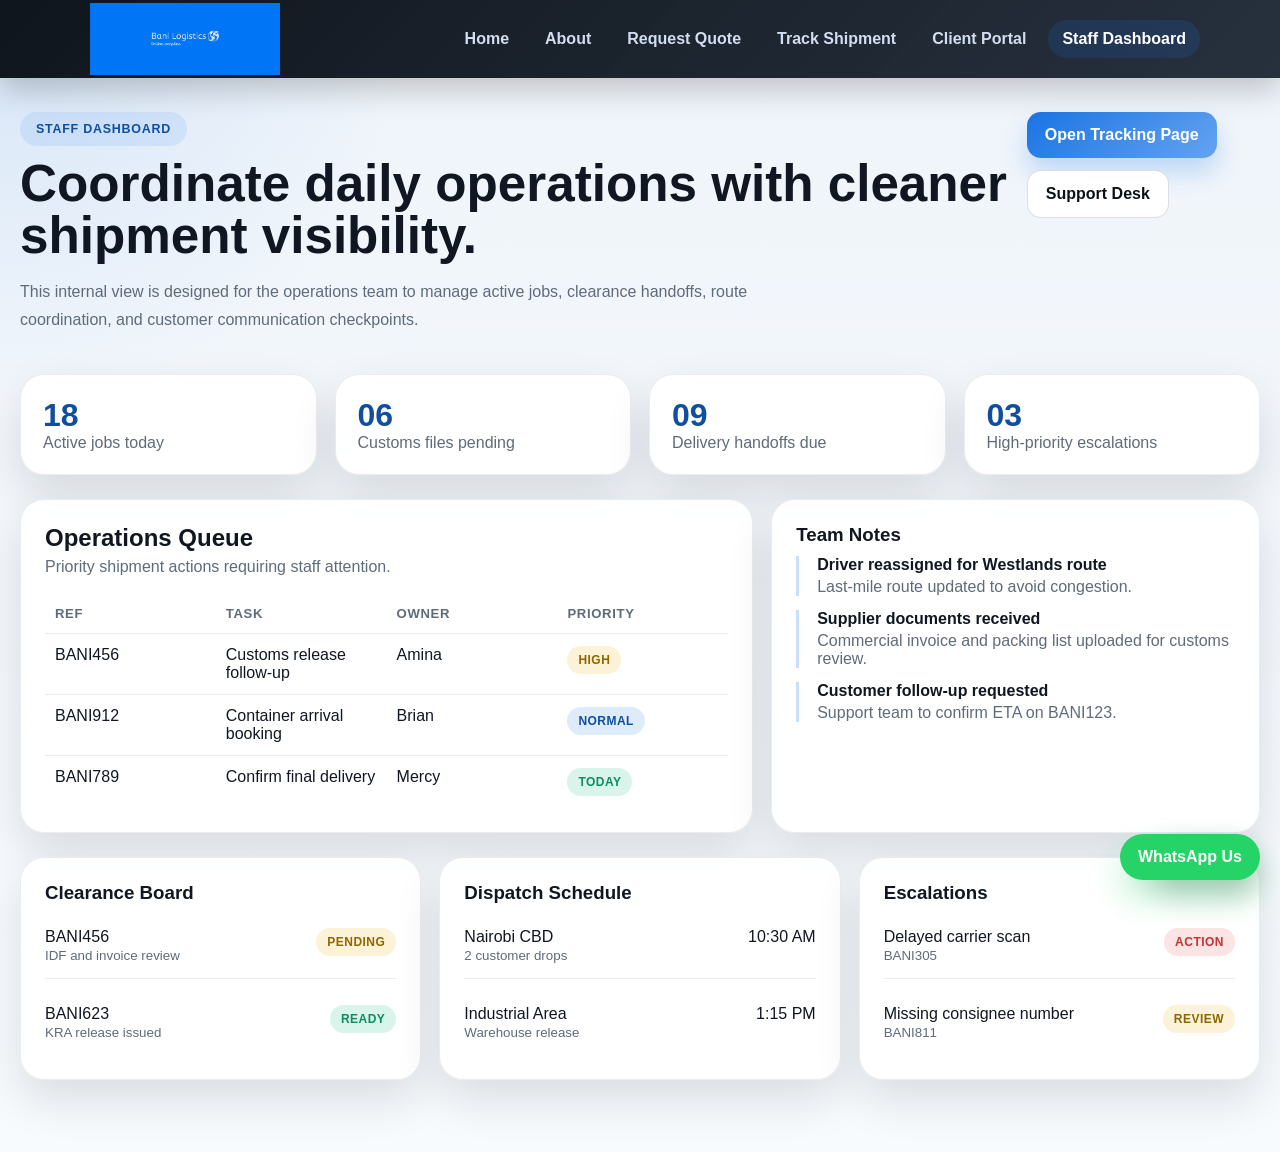
<file: staff-dashboard.html>
<!DOCTYPE html>
<html lang="en">
  <head>
    <meta charset="UTF-8">
    <meta name="viewport" content="width=device-width, initial-scale=1.0">
    <title>Staff Dashboard | Bani Global Logistics Limited</title>
    <meta name="description" content="Operational dashboard for staff managing shipments, customs, and customer handoffs.">
    <link rel="stylesheet" href="css/style.css">
  </head>
  <body class="dashboard-page">
    <header class="site-header">
      <div class="nav-wrap">
        <a class="brand" href="index.html" aria-label="Bani Global Logistics Limited home">
          <img src="logo.png" alt="Bani Global Logistics Limited Logo">
        </a>
        <button class="nav-toggle" type="button" aria-expanded="false" aria-controls="site-navigation">Menu</button>
        <nav id="site-navigation" class="site-nav" aria-label="Main navigation">
          <a href="index.html">Home</a>
          <a href="about.html">About</a>
          <a href="quote.html">Request Quote</a>
          <a href="track.html">Track Shipment</a>
          <a href="client-dashboard.html">Client Portal</a>
          <a class="active" href="staff-dashboard.html">Staff Dashboard</a>
        </nav>
      </div>
    </header>

    <main class="dashboard-shell">
      <section class="dashboard-hero">
        <div>
          <div class="eyebrow">Staff dashboard</div>
          <h1>Coordinate daily operations with cleaner shipment visibility.</h1>
          <p>
            This internal view is designed for the operations team to manage active jobs,
            clearance handoffs, route coordination, and customer communication checkpoints.
          </p>
        </div>
        <div class="dashboard-actions">
          <a class="button primary" href="track.html">Open Tracking Page</a>
          <a class="button secondary" href="contact.html">Support Desk</a>
        </div>
      </section>

      <section class="dashboard-stats">
        <article class="dashboard-stat">
          <strong>18</strong>
          <span>Active jobs today</span>
        </article>
        <article class="dashboard-stat">
          <strong>06</strong>
          <span>Customs files pending</span>
        </article>
        <article class="dashboard-stat">
          <strong>09</strong>
          <span>Delivery handoffs due</span>
        </article>
        <article class="dashboard-stat">
          <strong>03</strong>
          <span>High-priority escalations</span>
        </article>
      </section>

      <section class="dashboard-grid">
        <article class="dashboard-card">
          <h2>Operations Queue</h2>
          <p class="dashboard-subtitle">Priority shipment actions requiring staff attention.</p>
          <table class="dashboard-table">
            <thead>
              <tr>
                <th>Ref</th>
                <th>Task</th>
                <th>Owner</th>
                <th>Priority</th>
              </tr>
            </thead>
            <tbody>
              <tr>
                <td>BANI456</td>
                <td>Customs release follow-up</td>
                <td>Amina</td>
                <td><span class="badge badge-gold">High</span></td>
              </tr>
              <tr>
                <td>BANI912</td>
                <td>Container arrival booking</td>
                <td>Brian</td>
                <td><span class="badge badge-blue">Normal</span></td>
              </tr>
              <tr>
                <td>BANI789</td>
                <td>Confirm final delivery</td>
                <td>Mercy</td>
                <td><span class="badge badge-green">Today</span></td>
              </tr>
            </tbody>
          </table>
        </article>

        <article class="dashboard-card">
          <h3>Team Notes</h3>
          <div class="timeline">
            <div class="timeline-item">
              <strong>Driver reassigned for Westlands route</strong>
              <p>Last-mile route updated to avoid congestion.</p>
            </div>
            <div class="timeline-item">
              <strong>Supplier documents received</strong>
              <p>Commercial invoice and packing list uploaded for customs review.</p>
            </div>
            <div class="timeline-item">
              <strong>Customer follow-up requested</strong>
              <p>Support team to confirm ETA on BANI123.</p>
            </div>
          </div>
        </article>
      </section>

      <section class="dashboard-mini-grid">
        <article class="dashboard-card">
          <h3>Clearance Board</h3>
          <ul class="dashboard-list">
            <li><span>BANI456<br><small>IDF and invoice review</small></span><span class="badge badge-gold">Pending</span></li>
            <li><span>BANI623<br><small>KRA release issued</small></span><span class="badge badge-green">Ready</span></li>
          </ul>
        </article>
        <article class="dashboard-card">
          <h3>Dispatch Schedule</h3>
          <ul class="dashboard-list">
            <li><span>Nairobi CBD<br><small>2 customer drops</small></span><span>10:30 AM</span></li>
            <li><span>Industrial Area<br><small>Warehouse release</small></span><span>1:15 PM</span></li>
          </ul>
        </article>
        <article class="dashboard-card">
          <h3>Escalations</h3>
          <ul class="dashboard-list">
            <li><span>Delayed carrier scan<br><small>BANI305</small></span><span class="badge badge-red">Action</span></li>
            <li><span>Missing consignee number<br><small>BANI811</small></span><span class="badge badge-gold">Review</span></li>
          </ul>
        </article>
      </section>
    </main>

    <a class="whatsapp-float" href="https://wa.me/254782013236" target="_blank" rel="noopener noreferrer">WhatsApp Us</a>
    <script src="script.js"></script>
  </body>
</html>
</file>
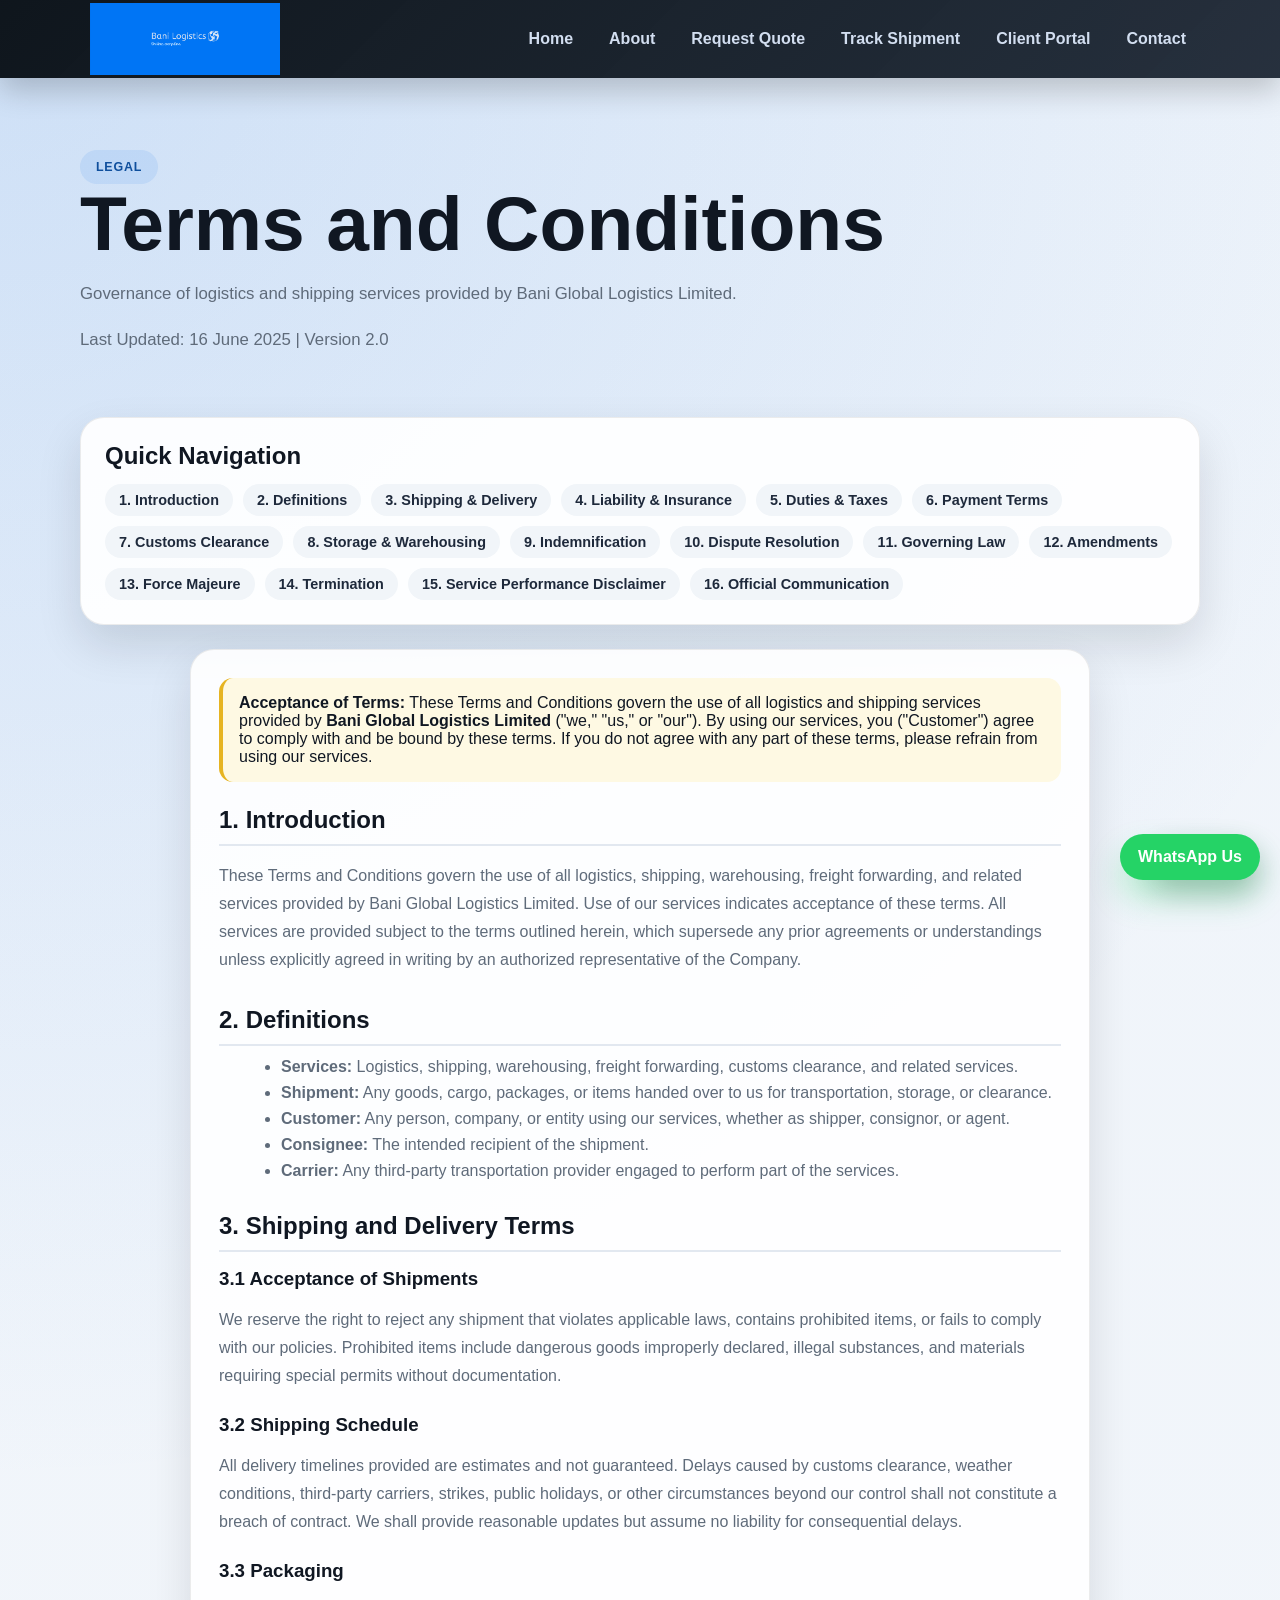
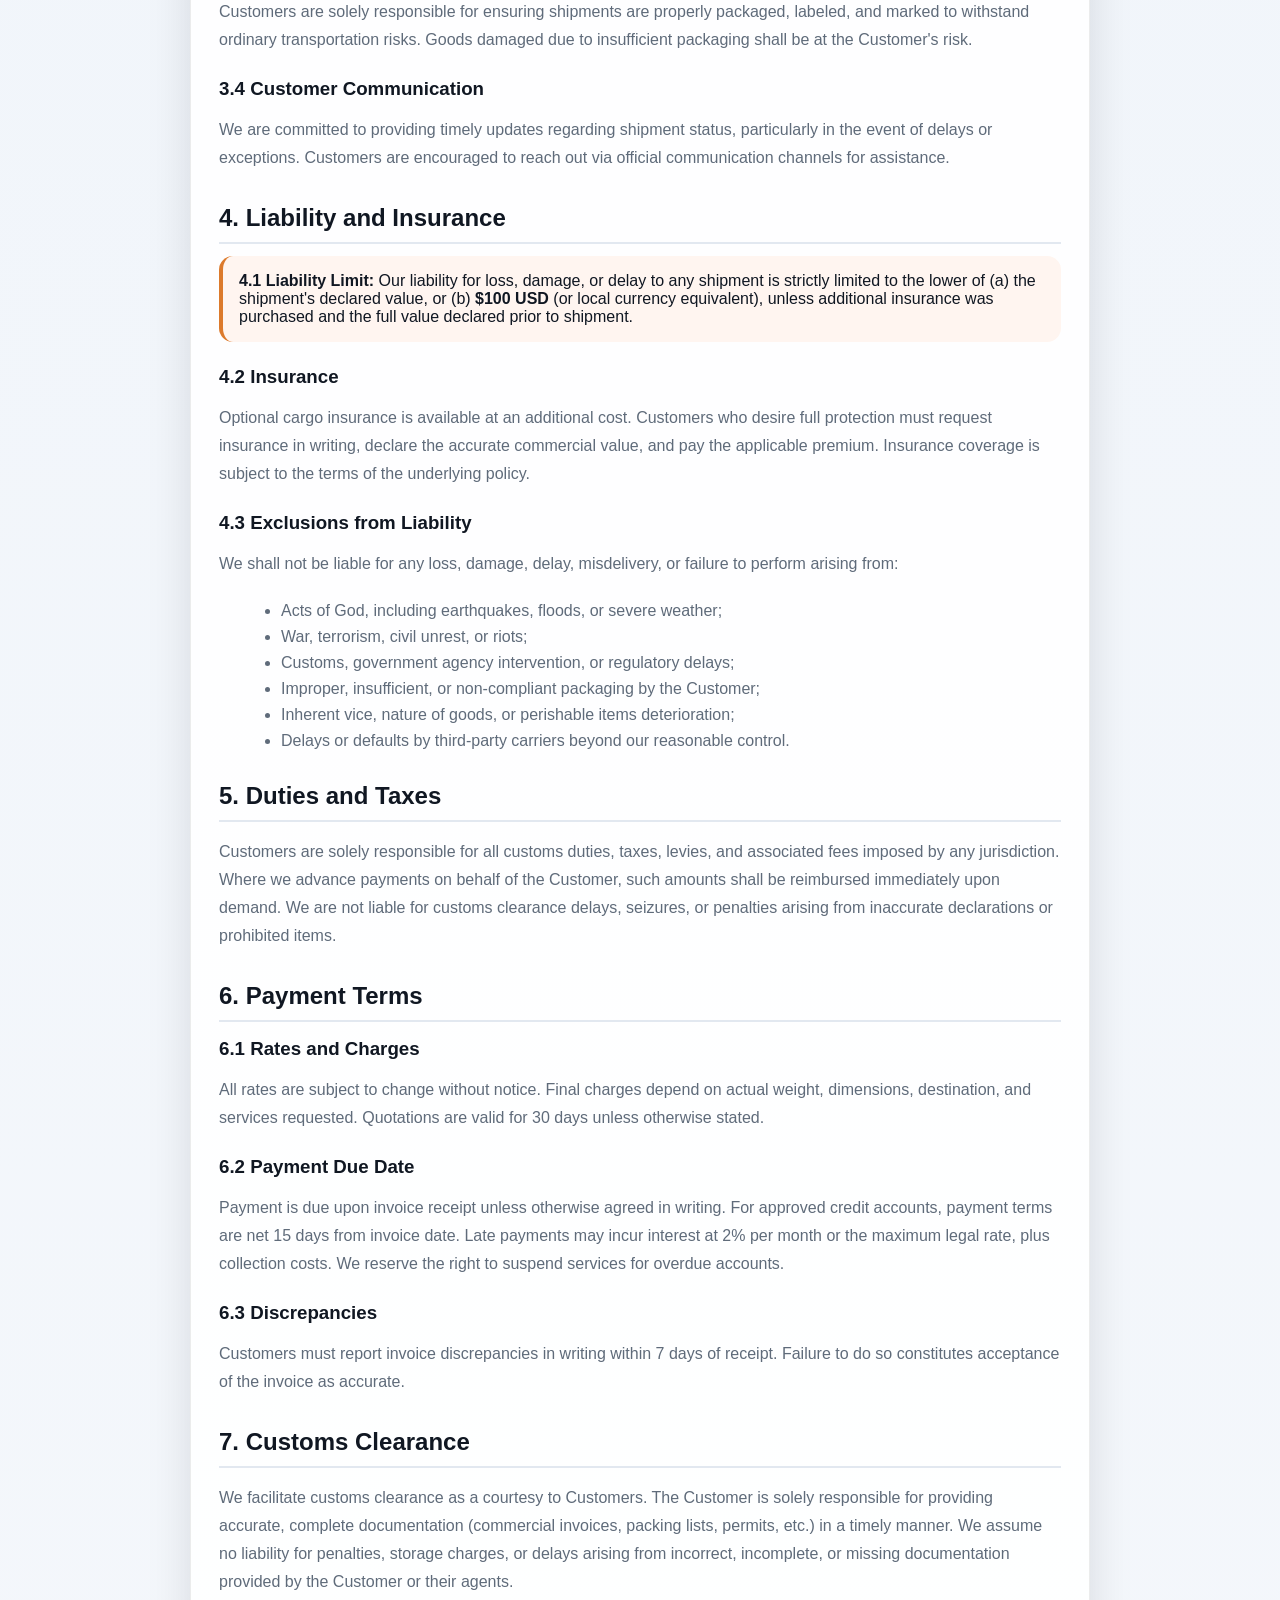
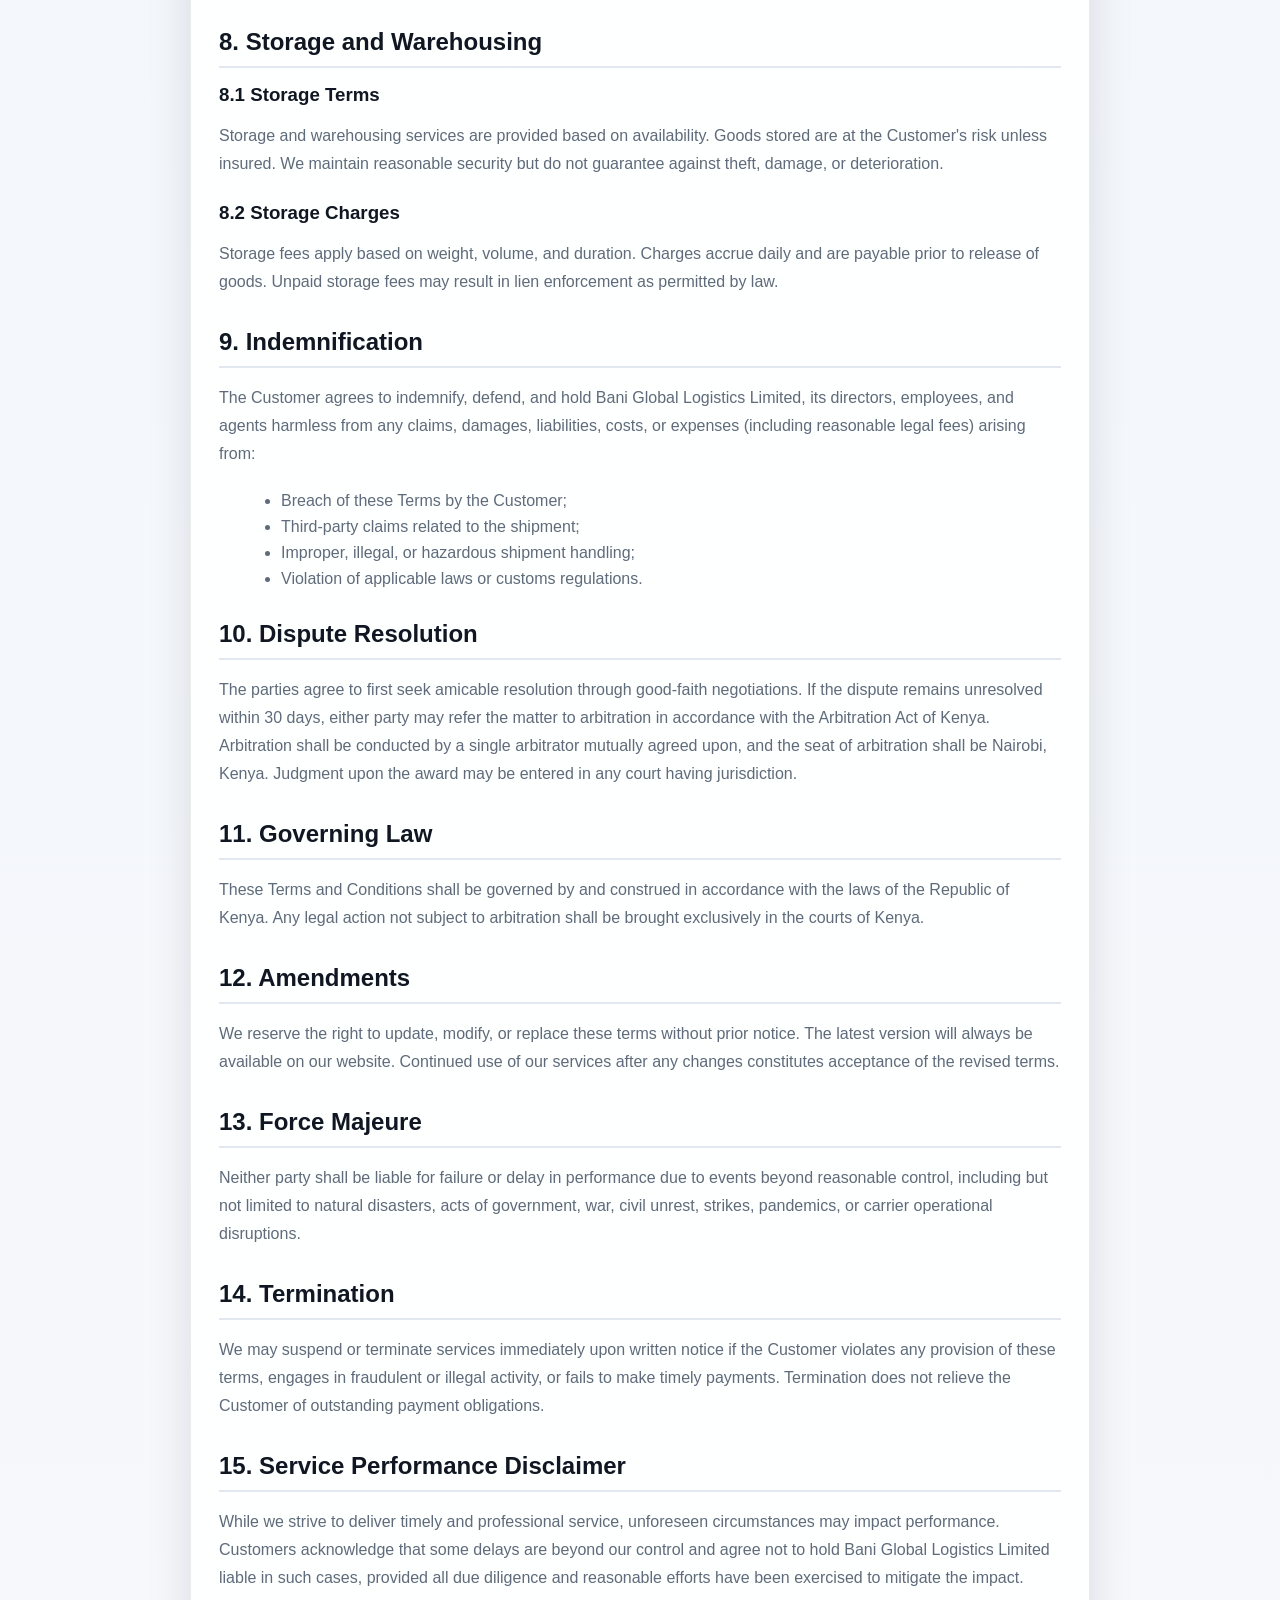
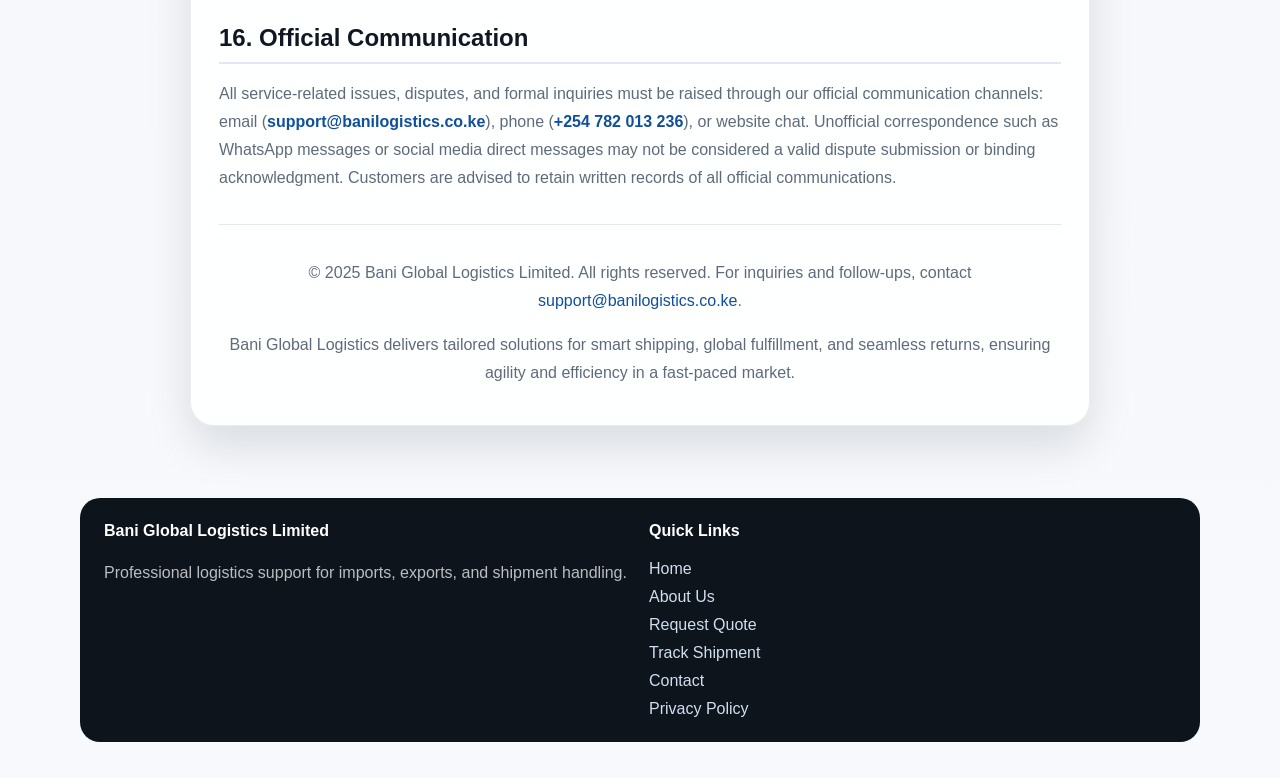
<file: terms.html>
<!DOCTYPE html>
<html lang="en">
  <head>
    <meta charset="UTF-8">
    <meta name="viewport" content="width=device-width, initial-scale=1.0">
    <title>Terms and Conditions | Bani Global Logistics Limited</title>
    <meta
      name="description"
      content="Terms and Conditions governing logistics and shipping services provided by Bani Global Logistics Limited."
    >
    <link rel="stylesheet" href="css/style.css">
  </head>
  <body>
    <header class="site-header">
      <div class="nav-wrap">
        <a class="brand" href="index.html" aria-label="Bani Global Logistics Limited home">
          <img src="logo.png" alt="Bani Global Logistics Limited Logo">
        </a>
        <button class="nav-toggle" type="button" aria-expanded="false" aria-controls="site-navigation">Menu</button>
        <nav id="site-navigation" class="site-nav" aria-label="Main navigation">
          <a href="index.html">Home</a>
          <a href="about.html">About</a>
          <a href="quote.html">Request Quote</a>
          <a href="track.html">Track Shipment</a>
          <a href="login.php?role=client">Client Portal</a>
          <a href="contact.html">Contact</a>
        </nav>
      </div>
    </header>

    <main>
      <section class="page-hero legal-hero">
        <div class="eyebrow">Legal</div>
        <h1>Terms and Conditions</h1>
        <p>Governance of logistics and shipping services provided by Bani Global Logistics Limited.</p>
        <p class="legal-meta">Last Updated: 16 June 2025 | Version 2.0</p>
      </section>

      <section class="page-section">
        <div class="toc-card">
          <h2>Quick Navigation</h2>
          <div class="toc-grid">
            <a href="#intro">1. Introduction</a>
            <a href="#definitions">2. Definitions</a>
            <a href="#shipping">3. Shipping & Delivery</a>
            <a href="#liability">4. Liability & Insurance</a>
            <a href="#duties">5. Duties & Taxes</a>
            <a href="#payment">6. Payment Terms</a>
            <a href="#customs">7. Customs Clearance</a>
            <a href="#storage">8. Storage & Warehousing</a>
            <a href="#indemnification">9. Indemnification</a>
            <a href="#dispute">10. Dispute Resolution</a>
            <a href="#governing">11. Governing Law</a>
            <a href="#amendments">12. Amendments</a>
            <a href="#forcemajeure">13. Force Majeure</a>
            <a href="#termination">14. Termination</a>
            <a href="#disclaimer">15. Service Performance Disclaimer</a>
            <a href="#official">16. Official Communication</a>
          </div>
        </div>

        <article class="legal-card">
          <div class="legal-callout legal-callout-warning">
            <strong>Acceptance of Terms:</strong> These Terms and Conditions govern the use of all logistics and shipping services provided by <strong>Bani Global Logistics Limited</strong> ("we," "us," or "our"). By using our services, you ("Customer") agree to comply with and be bound by these terms. If you do not agree with any part of these terms, please refrain from using our services.
          </div>

          <section id="intro" class="legal-section">
            <h2>1. Introduction</h2>
            <p>These Terms and Conditions govern the use of all logistics, shipping, warehousing, freight forwarding, and related services provided by Bani Global Logistics Limited. Use of our services indicates acceptance of these terms. All services are provided subject to the terms outlined herein, which supersede any prior agreements or understandings unless explicitly agreed in writing by an authorized representative of the Company.</p>
          </section>

          <section id="definitions" class="legal-section">
            <h2>2. Definitions</h2>
            <ul>
              <li><strong>Services:</strong> Logistics, shipping, warehousing, freight forwarding, customs clearance, and related services.</li>
              <li><strong>Shipment:</strong> Any goods, cargo, packages, or items handed over to us for transportation, storage, or clearance.</li>
              <li><strong>Customer:</strong> Any person, company, or entity using our services, whether as shipper, consignor, or agent.</li>
              <li><strong>Consignee:</strong> The intended recipient of the shipment.</li>
              <li><strong>Carrier:</strong> Any third-party transportation provider engaged to perform part of the services.</li>
            </ul>
          </section>

          <section id="shipping" class="legal-section">
            <h2>3. Shipping and Delivery Terms</h2>
            <h3>3.1 Acceptance of Shipments</h3>
            <p>We reserve the right to reject any shipment that violates applicable laws, contains prohibited items, or fails to comply with our policies. Prohibited items include dangerous goods improperly declared, illegal substances, and materials requiring special permits without documentation.</p>
            <h3>3.2 Shipping Schedule</h3>
            <p>All delivery timelines provided are estimates and not guaranteed. Delays caused by customs clearance, weather conditions, third-party carriers, strikes, public holidays, or other circumstances beyond our control shall not constitute a breach of contract. We shall provide reasonable updates but assume no liability for consequential delays.</p>
            <h3>3.3 Packaging</h3>
            <p>Customers are solely responsible for ensuring shipments are properly packaged, labeled, and marked to withstand ordinary transportation risks. Goods damaged due to insufficient packaging shall be at the Customer's risk.</p>
            <h3>3.4 Customer Communication</h3>
            <p>We are committed to providing timely updates regarding shipment status, particularly in the event of delays or exceptions. Customers are encouraged to reach out via official communication channels for assistance.</p>
          </section>

          <section id="liability" class="legal-section">
            <h2>4. Liability and Insurance</h2>
            <div class="legal-callout legal-callout-liability">
              <strong>4.1 Liability Limit:</strong> Our liability for loss, damage, or delay to any shipment is strictly limited to the lower of (a) the shipment's declared value, or (b) <strong>$100 USD</strong> (or local currency equivalent), unless additional insurance was purchased and the full value declared prior to shipment.
            </div>
            <h3>4.2 Insurance</h3>
            <p>Optional cargo insurance is available at an additional cost. Customers who desire full protection must request insurance in writing, declare the accurate commercial value, and pay the applicable premium. Insurance coverage is subject to the terms of the underlying policy.</p>
            <h3>4.3 Exclusions from Liability</h3>
            <p>We shall not be liable for any loss, damage, delay, misdelivery, or failure to perform arising from:</p>
            <ul>
              <li>Acts of God, including earthquakes, floods, or severe weather;</li>
              <li>War, terrorism, civil unrest, or riots;</li>
              <li>Customs, government agency intervention, or regulatory delays;</li>
              <li>Improper, insufficient, or non-compliant packaging by the Customer;</li>
              <li>Inherent vice, nature of goods, or perishable items deterioration;</li>
              <li>Delays or defaults by third-party carriers beyond our reasonable control.</li>
            </ul>
          </section>

          <section id="duties" class="legal-section">
            <h2>5. Duties and Taxes</h2>
            <p>Customers are solely responsible for all customs duties, taxes, levies, and associated fees imposed by any jurisdiction. Where we advance payments on behalf of the Customer, such amounts shall be reimbursed immediately upon demand. We are not liable for customs clearance delays, seizures, or penalties arising from inaccurate declarations or prohibited items.</p>
          </section>

          <section id="payment" class="legal-section">
            <h2>6. Payment Terms</h2>
            <h3>6.1 Rates and Charges</h3>
            <p>All rates are subject to change without notice. Final charges depend on actual weight, dimensions, destination, and services requested. Quotations are valid for 30 days unless otherwise stated.</p>
            <h3>6.2 Payment Due Date</h3>
            <p>Payment is due upon invoice receipt unless otherwise agreed in writing. For approved credit accounts, payment terms are net 15 days from invoice date. Late payments may incur interest at 2% per month or the maximum legal rate, plus collection costs. We reserve the right to suspend services for overdue accounts.</p>
            <h3>6.3 Discrepancies</h3>
            <p>Customers must report invoice discrepancies in writing within 7 days of receipt. Failure to do so constitutes acceptance of the invoice as accurate.</p>
          </section>

          <section id="customs" class="legal-section">
            <h2>7. Customs Clearance</h2>
            <p>We facilitate customs clearance as a courtesy to Customers. The Customer is solely responsible for providing accurate, complete documentation (commercial invoices, packing lists, permits, etc.) in a timely manner. We assume no liability for penalties, storage charges, or delays arising from incorrect, incomplete, or missing documentation provided by the Customer or their agents.</p>
          </section>

          <section id="storage" class="legal-section">
            <h2>8. Storage and Warehousing</h2>
            <h3>8.1 Storage Terms</h3>
            <p>Storage and warehousing services are provided based on availability. Goods stored are at the Customer's risk unless insured. We maintain reasonable security but do not guarantee against theft, damage, or deterioration.</p>
            <h3>8.2 Storage Charges</h3>
            <p>Storage fees apply based on weight, volume, and duration. Charges accrue daily and are payable prior to release of goods. Unpaid storage fees may result in lien enforcement as permitted by law.</p>
          </section>

          <section id="indemnification" class="legal-section">
            <h2>9. Indemnification</h2>
            <p>The Customer agrees to indemnify, defend, and hold Bani Global Logistics Limited, its directors, employees, and agents harmless from any claims, damages, liabilities, costs, or expenses (including reasonable legal fees) arising from:</p>
            <ul>
              <li>Breach of these Terms by the Customer;</li>
              <li>Third-party claims related to the shipment;</li>
              <li>Improper, illegal, or hazardous shipment handling;</li>
              <li>Violation of applicable laws or customs regulations.</li>
            </ul>
          </section>

          <section id="dispute" class="legal-section">
            <h2>10. Dispute Resolution</h2>
            <p>The parties agree to first seek amicable resolution through good-faith negotiations. If the dispute remains unresolved within 30 days, either party may refer the matter to arbitration in accordance with the Arbitration Act of Kenya. Arbitration shall be conducted by a single arbitrator mutually agreed upon, and the seat of arbitration shall be Nairobi, Kenya. Judgment upon the award may be entered in any court having jurisdiction.</p>
          </section>

          <section id="governing" class="legal-section">
            <h2>11. Governing Law</h2>
            <p>These Terms and Conditions shall be governed by and construed in accordance with the laws of the Republic of Kenya. Any legal action not subject to arbitration shall be brought exclusively in the courts of Kenya.</p>
          </section>

          <section id="amendments" class="legal-section">
            <h2>12. Amendments</h2>
            <p>We reserve the right to update, modify, or replace these terms without prior notice. The latest version will always be available on our website. Continued use of our services after any changes constitutes acceptance of the revised terms.</p>
          </section>

          <section id="forcemajeure" class="legal-section">
            <h2>13. Force Majeure</h2>
            <p>Neither party shall be liable for failure or delay in performance due to events beyond reasonable control, including but not limited to natural disasters, acts of government, war, civil unrest, strikes, pandemics, or carrier operational disruptions.</p>
          </section>

          <section id="termination" class="legal-section">
            <h2>14. Termination</h2>
            <p>We may suspend or terminate services immediately upon written notice if the Customer violates any provision of these terms, engages in fraudulent or illegal activity, or fails to make timely payments. Termination does not relieve the Customer of outstanding payment obligations.</p>
          </section>

          <section id="disclaimer" class="legal-section">
            <h2>15. Service Performance Disclaimer</h2>
            <p>While we strive to deliver timely and professional service, unforeseen circumstances may impact performance. Customers acknowledge that some delays are beyond our control and agree not to hold Bani Global Logistics Limited liable in such cases, provided all due diligence and reasonable efforts have been exercised to mitigate the impact.</p>
          </section>

          <section id="official" class="legal-section">
            <h2>16. Official Communication</h2>
            <p>All service-related issues, disputes, and formal inquiries must be raised through our official communication channels: email (<strong><a href="mailto:support@banilogistics.co.ke">support@banilogistics.co.ke</a></strong>), phone (<strong><a href="tel:+254782013236">+254 782 013 236</a></strong>), or website chat. Unofficial correspondence such as WhatsApp messages or social media direct messages may not be considered a valid dispute submission or binding acknowledgment. Customers are advised to retain written records of all official communications.</p>
          </section>

          <div class="legal-footer-note">
            <p>&copy; 2025 Bani Global Logistics Limited. All rights reserved. For inquiries and follow-ups, contact <a href="mailto:support@banilogistics.co.ke">support@banilogistics.co.ke</a>.</p>
            <p>Bani Global Logistics delivers tailored solutions for smart shipping, global fulfillment, and seamless returns, ensuring agility and efficiency in a fast-paced market.</p>
          </div>
        </article>
      </section>
    </main>

    <footer class="site-footer">
      <div class="footer-card footer-grid">
        <div>
          <strong>Bani Global Logistics Limited</strong>
          <p>Professional logistics support for imports, exports, and shipment handling.</p>
        </div>
        <div>
          <strong>Quick Links</strong>
          <div class="footer-links">
            <a href="index.html">Home</a>
            <a href="about.html">About Us</a>
            <a href="quote.html">Request Quote</a>
            <a href="track.html">Track Shipment</a>
            <a href="contact.html">Contact</a>
            <a href="privacy.html">Privacy Policy</a>
          </div>
        </div>
      </div>
    </footer>

    <a class="whatsapp-float" href="https://wa.me/254782013236" target="_blank" rel="noopener noreferrer">
      WhatsApp Us
    </a>
    <script src="script.js"></script>
  </body>
</html>
</file>
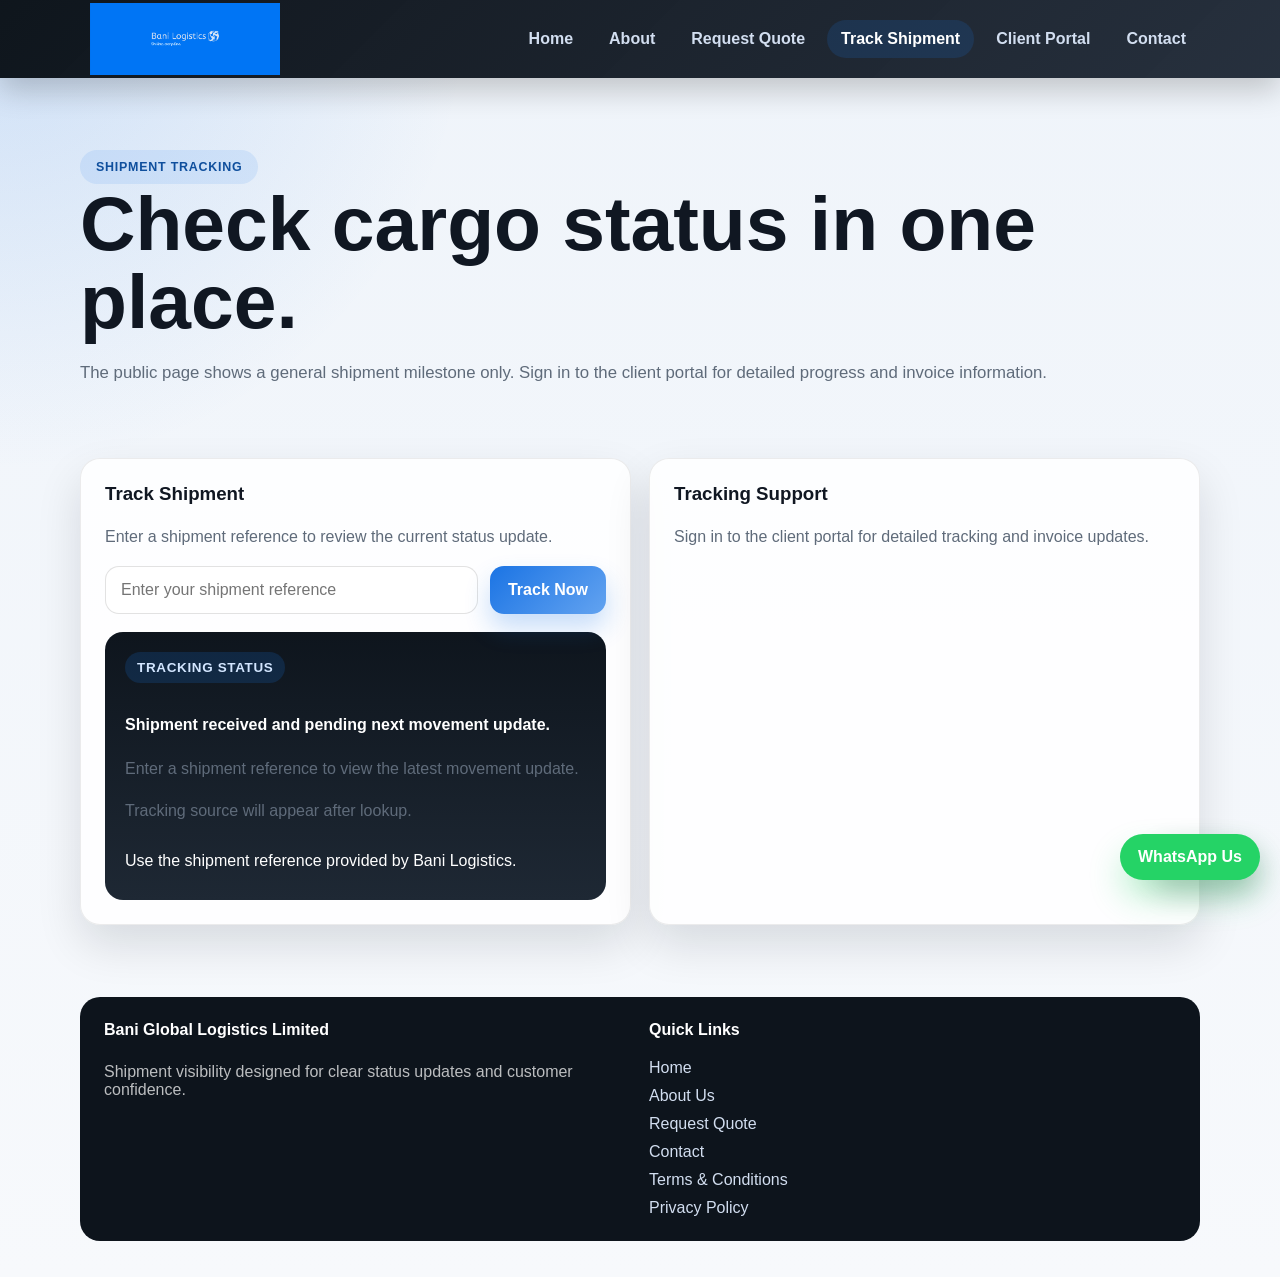
<file: track.html>
<!DOCTYPE html>
<html lang="en">
  <head>
    <meta charset="UTF-8">
    <meta name="viewport" content="width=device-width, initial-scale=1.0">
    <title>Track Shipment | Bani Global Logistics Limited</title>
    <meta
      name="description"
      content="Track your Bani Global Logistics Limited shipment using a shipment reference number."
    >
    <link rel="stylesheet" href="css/style.css">
  </head>
  <body>
    <header class="site-header">
      <div class="nav-wrap">
        <a class="brand" href="index.html" aria-label="Bani Global Logistics Limited home">
          <img src="logo.png" alt="Bani Global Logistics Limited Logo">
        </a>
        <button class="nav-toggle" type="button" aria-expanded="false" aria-controls="site-navigation">Menu</button>
        <nav id="site-navigation" class="site-nav" aria-label="Main navigation">
          <a href="index.html">Home</a>
          <a href="about.html">About</a>
          <a href="quote.html">Request Quote</a>
          <a class="active" href="track.html">Track Shipment</a>
          <a href="login.php?role=client">Client Portal</a>
          <a href="contact.html">Contact</a>
        </nav>
      </div>
    </header>

    <main>
      <section class="page-hero">
        <div class="eyebrow">Shipment tracking</div>
        <h1>Check cargo status in one place.</h1>
        <p>
          The public page shows a general shipment milestone only. Sign in to the client portal for detailed progress and invoice information.
        </p>
      </section>

      <section class="page-section">
        <div class="page-grid">
          <article class="tracking-card">
            <h3>Track Shipment</h3>
            <p>Enter a shipment reference to review the current status update.</p>
            <div class="tracking-search">
              <input id="trackingInput" type="text" placeholder="Enter your shipment reference">
              <button id="trackButton" type="button">Track Now</button>
            </div>

            <div class="status-card" id="trackingStatus">
              <span id="statusBadge">Tracking Status</span>
              <h4 id="statusTitle">Shipment received and pending next movement update.</h4>
              <p id="statusText">
                Enter a shipment reference to view the latest movement update.
              </p>
              <p id="statusSource" class="muted">Tracking source will appear after lookup.</p>
              <ul class="list status-list" id="statusDetails">
                <li>Use the shipment reference provided by Bani Logistics.</li>
              </ul>
            </div>
          </article>

          <article class="tracking-card">
            <h3>Tracking Support</h3>
            <p><a href="login.php?role=client">Sign in to the client portal</a> for detailed tracking and invoice updates.</p>
          </article>
        </div>
      </section>
    </main>

    <footer class="site-footer">
      <div class="footer-card footer-grid">
        <div>
          <strong>Bani Global Logistics Limited</strong>
          <p>Shipment visibility designed for clear status updates and customer confidence.</p>
        </div>
        <div>
          <strong>Quick Links</strong>
          <div class="footer-links">
            <a href="index.html">Home</a>
            <a href="about.html">About Us</a>
            <a href="quote.html">Request Quote</a>
            <a href="contact.html">Contact</a>
            <a href="terms.html">Terms & Conditions</a>
            <a href="privacy.html">Privacy Policy</a>
          </div>
        </div>
      </div>
    </footer>

    <a class="whatsapp-float" href="https://wa.me/254782013236" target="_blank" rel="noopener noreferrer">
      WhatsApp Us
    </a>

    <script>
      window.BANI_API_BASE = window.BANI_API_BASE || "";
    </script>
    <script src="script.js"></script>
  </body>
</html>
</file>
<file: css/style.css>
:root {
  --bg: #eef3f9;
  --surface: #ffffff;
  --surface-strong: #0b1118;
  --surface-soft: #1a2430;
  --text: #101722;
  --muted: #5f6b7a;
  --accent: #1b74e4;
  --accent-deep: #0f4f9d;
  --accent-soft: #dbe8f8;
  --border: rgba(16, 23, 34, 0.1);
  --shadow: 0 20px 45px rgba(11, 17, 24, 0.12);
  --radius: 20px;
}

* {
  box-sizing: border-box;
}

html {
  scroll-behavior: smooth;
}

body {
  margin: 0;
  font-family: "Segoe UI", Tahoma, Geneva, Verdana, sans-serif;
  color: var(--text);
  background:
    radial-gradient(circle at top left, rgba(27, 116, 228, 0.16), transparent 26%),
    linear-gradient(180deg, #eff4fa 0%, #f7f9fc 100%);
  overflow-x: hidden;
}

a {
  color: inherit;
  text-decoration: none;
}

img {
  max-width: 100%;
  display: block;
}

.brand img {
  width: 210px;
  height: auto;
  max-height: 72px;
  object-fit: contain;
}

.site-header {
  background: linear-gradient(135deg, rgba(11, 17, 24, 0.98), rgba(30, 40, 54, 0.96));
  color: #ffffff;
  position: sticky;
  top: 0;
  z-index: 10;
  box-shadow: 0 12px 30px rgba(0, 0, 0, 0.2);
}

.nav-wrap,
.hero,
.section,
.page-hero,
.page-section,
.site-footer {
  width: min(1120px, calc(100% - 32px));
  margin: 0 auto;
}

.nav-wrap {
  min-height: 78px;
  display: flex;
  align-items: center;
  justify-content: space-between;
  gap: 24px;
}

.brand {
  display: flex;
  align-items: center;
  gap: 14px;
}

.site-nav {
  display: flex;
  align-items: center;
  gap: 8px;
  flex-wrap: wrap;
}

.site-nav a {
  color: #d2def0;
  padding: 10px 14px;
  border-radius: 999px;
  font-weight: 700;
  transition: 0.2s ease;
}

.site-nav a:hover,
.site-nav a.active {
  background: rgba(27, 116, 228, 0.16);
  color: #ffffff;
}

.hero {
  min-height: calc(100vh - 78px);
  padding: 72px 0 54px;
  display: grid;
  grid-template-columns: 1.15fr 0.85fr;
  gap: 34px;
  align-items: center;
}

.hero-copy h1,
.page-hero h1 {
  margin: 0 0 18px;
  line-height: 1.02;
  font-size: clamp(2.7rem, 6vw, 5rem);
}

.eyebrow {
  display: inline-flex;
  align-items: center;
  gap: 10px;
  padding: 10px 16px;
  border-radius: 999px;
  background: rgba(27, 116, 228, 0.1);
  color: var(--accent-deep);
  font-weight: 800;
  letter-spacing: 0.06em;
  text-transform: uppercase;
  font-size: 0.78rem;
}

.hero-copy p,
.page-hero p,
.section-intro {
  color: var(--muted);
  font-size: 1.05rem;
  line-height: 1.7;
}

.hero-actions {
  display: flex;
  gap: 14px;
  flex-wrap: wrap;
  margin: 28px 0 32px;
}

.button,
button {
  appearance: none;
  border: 0;
  border-radius: 14px;
  padding: 14px 18px;
  font-weight: 800;
  font-size: 1rem;
  cursor: pointer;
  transition: transform 0.2s ease, box-shadow 0.2s ease, background 0.2s ease;
  font-family: inherit;
}

.button:hover,
button:hover {
  transform: translateY(-2px);
}

.button.primary,
button,
.stat-chip strong {
  background: linear-gradient(135deg, var(--accent), #63a3f0);
  color: #ffffff;
  box-shadow: 0 14px 26px rgba(27, 116, 228, 0.24);
}

.button.secondary {
  background: #ffffff;
  color: var(--surface-strong);
  border: 1px solid rgba(16, 23, 34, 0.14);
}

.hero-stats {
  display: grid;
  grid-template-columns: repeat(3, minmax(0, 1fr));
  gap: 14px;
}

.stat-chip {
  background: rgba(255, 255, 255, 0.78);
  backdrop-filter: blur(8px);
  border: 1px solid rgba(17, 17, 17, 0.08);
  border-radius: 18px;
  padding: 18px;
  box-shadow: var(--shadow);
}

.stat-chip strong {
  display: inline-block;
  background: none;
  box-shadow: none;
  color: var(--accent-deep);
  font-size: 1.7rem;
  padding: 0;
}

.stat-chip span {
  display: block;
  margin-top: 8px;
  color: var(--muted);
}

.hero-panel,
.panel,
.service-card,
.tracking-card,
.quote-card {
  background: rgba(255, 255, 255, 0.85);
  border: 1px solid rgba(17, 17, 17, 0.08);
  border-radius: var(--radius);
  box-shadow: var(--shadow);
}

.hero-panel {
  padding: 28px;
}

.hero-grid {
  display: grid;
  grid-template-columns: 1fr 1fr;
  gap: 16px;
}

.hero-grid .panel {
  padding: 18px;
  min-height: 144px;
}

.panel-dark {
  background: linear-gradient(180deg, #101821, #05080d);
  color: #ffffff;
}

.panel-accent {
  background: linear-gradient(180deg, #dbe8f8, #ffffff);
}

.panel h3,
.service-card h3,
.tracking-card h3,
.quote-card h3 {
  margin-top: 0;
}

.page-hero {
  padding: 72px 0 26px;
}

.section,
.page-section {
  padding: 28px 0 72px;
}

.section-title {
  margin: 0 0 10px;
  font-size: clamp(1.8rem, 3vw, 2.6rem);
}

.services-grid,
.feature-grid,
.page-grid {
  display: grid;
  gap: 18px;
}

.services-grid {
  grid-template-columns: repeat(4, minmax(0, 1fr));
}

.feature-grid,
.page-grid {
  grid-template-columns: repeat(2, minmax(0, 1fr));
}

.service-card,
.tracking-card,
.quote-card {
  padding: 24px;
}

.service-card p,
.tracking-card p,
.quote-card p {
  color: var(--muted);
  line-height: 1.65;
}

.list {
  padding: 0;
  margin: 18px 0 0;
  list-style: none;
}

.list li {
  padding: 10px 0;
  border-bottom: 1px solid rgba(17, 17, 17, 0.08);
}

.list li:last-child {
  border-bottom: 0;
}

form {
  display: grid;
  gap: 14px;
}

.form-grid {
  display: grid;
  grid-template-columns: repeat(2, minmax(0, 1fr));
  gap: 14px;
}

label {
  display: grid;
  gap: 8px;
  font-weight: 700;
}

input,
textarea,
select {
  width: 100%;
  border: 1px solid rgba(17, 17, 17, 0.12);
  border-radius: 14px;
  padding: 14px 15px;
  font: inherit;
  background: #ffffff;
  color: var(--text);
}

textarea {
  min-height: 140px;
  resize: vertical;
}

.tracking-search {
  display: grid;
  grid-template-columns: 1fr auto;
  gap: 12px;
}

.status-card {
  margin-top: 18px;
  padding: 20px;
  border-radius: 18px;
  background: linear-gradient(180deg, #0e151d, #1e2834);
  color: #ffffff;
}

.status-card span {
  display: inline-block;
  margin-bottom: 12px;
  padding: 8px 12px;
  border-radius: 999px;
  background: rgba(27, 116, 228, 0.18);
  color: #d3e6ff;
  font-size: 0.84rem;
  font-weight: 700;
  text-transform: uppercase;
  letter-spacing: 0.05em;
}

.site-footer {
  padding: 0 0 36px;
}

.site-footer strong {
  display: inline-block;
  margin-bottom: 8px;
}

.footer-card {
  border-radius: var(--radius);
  background: #0d141c;
  color: #ffffff;
  padding: 24px;
}

.footer-card p {
  color: rgba(255, 255, 255, 0.72);
  margin-bottom: 0;
}

.footer-grid {
  display: grid;
  grid-template-columns: repeat(2, minmax(0, 1fr));
  gap: 18px;
}

.footer-links {
  display: grid;
  gap: 10px;
  margin-top: 12px;
}

.footer-links a {
  color: #d2def0;
}

.footer-links a:hover {
  color: #ffffff;
}

.info-grid,
.contact-grid {
  display: grid;
  gap: 18px;
  grid-template-columns: repeat(2, minmax(0, 1fr));
}

.info-card {
  background: rgba(255, 255, 255, 0.9);
  border: 1px solid rgba(17, 17, 17, 0.08);
  border-radius: 24px;
  box-shadow: var(--shadow);
  padding: 28px;
}

.info-card h3 {
  margin-top: 0;
}

.info-card p {
  color: var(--muted);
  line-height: 1.75;
}

.contact-points {
  list-style: none;
  padding: 0;
  margin: 16px 0 0;
}

.contact-points li {
  padding: 12px 0;
  border-bottom: 1px solid rgba(17, 17, 17, 0.08);
  color: var(--muted);
}

.contact-points a,
.legal-card a {
  color: var(--accent-deep);
}

.contact-points a:hover,
.legal-card a:hover {
  text-decoration: underline;
}

.process-section {
  background: #f1f5f9;
  border-radius: 28px;
}

.process-grid {
  display: grid;
  grid-template-columns: repeat(5, minmax(0, 1fr));
  gap: 16px;
  align-items: stretch;
}

.process-card {
  background: rgba(255, 255, 255, 0.92);
  border: 1px solid rgba(17, 17, 17, 0.08);
  border-radius: 24px;
  box-shadow: var(--shadow);
  padding: 24px 18px;
  text-align: center;
}

.process-number {
  width: 42px;
  height: 42px;
  border-radius: 999px;
  display: inline-grid;
  place-items: center;
  background: var(--accent);
  color: #ffffff;
  font-weight: 800;
  margin-bottom: 14px;
}

.process-card h3 {
  margin-top: 0;
  margin-bottom: 10px;
}

.process-card p {
  color: var(--muted);
  line-height: 1.7;
  margin: 0;
}

.portal-section {
  background: linear-gradient(180deg, #ffffff, #eef5fc);
  border-radius: 28px;
}

.portal-grid {
  display: grid;
  grid-template-columns: repeat(3, minmax(0, 1fr));
  gap: 18px;
  align-items: stretch;
}

.portal-card {
  background: rgba(255, 255, 255, 0.94);
  border: 1px solid rgba(17, 17, 17, 0.08);
  border-radius: 24px;
  box-shadow: var(--shadow);
  padding: 26px;
}

.portal-card h3 {
  margin-top: 12px;
  margin-bottom: 10px;
}

.portal-card p {
  color: var(--muted);
  line-height: 1.7;
  margin-bottom: 18px;
}

.portal-tag {
  display: inline-flex;
  border-radius: 999px;
  padding: 7px 12px;
  background: rgba(27, 116, 228, 0.12);
  color: var(--accent-deep);
  font-size: 0.78rem;
  font-weight: 800;
  text-transform: uppercase;
  letter-spacing: 0.05em;
}

.legal-card {
  width: min(900px, 100%);
  margin: 0 auto;
  background: rgba(255, 255, 255, 0.9);
  border: 1px solid rgba(17, 17, 17, 0.08);
  border-radius: 24px;
  box-shadow: var(--shadow);
  padding: 28px;
}

.legal-card h2 {
  margin-top: 0;
  margin-bottom: 10px;
}

.legal-card p {
  color: var(--muted);
  line-height: 1.75;
  margin-bottom: 24px;
}

.legal-hero {
  padding-bottom: 18px;
}

.legal-meta {
  margin-top: 12px;
  font-size: 0.92rem;
  color: var(--muted);
}

.toc-card {
  width: min(1120px, 100%);
  margin: 0 auto 24px;
  background: rgba(255, 255, 255, 0.92);
  border: 1px solid rgba(17, 17, 17, 0.08);
  border-radius: 24px;
  box-shadow: var(--shadow);
  padding: 24px;
}

.toc-card h2 {
  margin-top: 0;
  margin-bottom: 14px;
}

.toc-grid {
  display: flex;
  flex-wrap: wrap;
  gap: 10px;
}

.toc-grid a {
  padding: 8px 14px;
  border-radius: 999px;
  background: #f1f5f9;
  color: #1e293b;
  font-size: 0.9rem;
  font-weight: 600;
}

.toc-grid a:hover {
  background: var(--accent);
  color: #ffffff;
}

.legal-section {
  margin-bottom: 32px;
  scroll-margin-top: 100px;
}

.legal-section h2 {
  margin-bottom: 12px;
  padding-bottom: 10px;
  border-bottom: 2px solid #e2e8f0;
}

.legal-section h3 {
  margin: 16px 0 8px;
}

.legal-section ul,
.legal-section ol {
  margin: 12px 0 18px 22px;
  color: var(--muted);
}

.legal-section li {
  margin-bottom: 8px;
}

.legal-callout {
  padding: 16px;
  border-radius: 14px;
  margin-bottom: 24px;
}

.legal-callout-warning {
  background: #fef9e3;
  border-left: 4px solid #e6b422;
}

.legal-callout-liability {
  background: #fff5f0;
  border-left: 4px solid #dc7a2c;
}

.legal-footer-note {
  margin-top: 24px;
  padding-top: 18px;
  border-top: 1px solid #e2e8f0;
  text-align: center;
}

.legal-footer-note p {
  margin-bottom: 10px;
}

.dashboard-page {
  background:
    radial-gradient(circle at top left, rgba(27, 116, 228, 0.12), transparent 24%),
    linear-gradient(180deg, #eff4fa 0%, #f8fbfe 100%);
}

.dashboard-shell {
  width: min(1240px, calc(100% - 32px));
  margin: 0 auto;
  padding: 34px 0 72px;
}

.dashboard-hero {
  display: flex;
  justify-content: space-between;
  align-items: flex-start;
  gap: 18px;
  margin-bottom: 24px;
}

.dashboard-hero h1 {
  margin: 12px 0 10px;
  font-size: clamp(2rem, 4vw, 3.2rem);
  line-height: 1.02;
}

.dashboard-hero p {
  color: var(--muted);
  max-width: 760px;
  line-height: 1.75;
}

.dashboard-actions {
  display: flex;
  gap: 12px;
  flex-wrap: wrap;
}

.dashboard-stats,
.dashboard-grid,
.dashboard-mini-grid {
  display: grid;
  gap: 18px;
}

.dashboard-stats {
  grid-template-columns: repeat(4, minmax(0, 1fr));
  margin-bottom: 24px;
}

.dashboard-mini-grid {
  grid-template-columns: repeat(3, minmax(0, 1fr));
}

.dashboard-grid {
  grid-template-columns: 1.2fr 0.8fr;
  margin-bottom: 24px;
}

.dashboard-card,
.dashboard-stat {
  background: rgba(255, 255, 255, 0.94);
  border: 1px solid rgba(17, 17, 17, 0.08);
  border-radius: 24px;
  box-shadow: var(--shadow);
  min-width: 0;
}

.dashboard-stat {
  padding: 22px;
}

.dashboard-stat strong {
  display: block;
  font-size: 2rem;
  color: var(--accent-deep);
}

.dashboard-stat span {
  color: var(--muted);
}

.dashboard-card {
  padding: 24px;
}

.dashboard-card h2,
.dashboard-card h3 {
  margin-top: 0;
  margin-bottom: 10px;
}

.dashboard-subtitle {
  color: var(--muted);
  margin-top: -4px;
  margin-bottom: 18px;
}

.dashboard-table {
  width: 100%;
  border-collapse: collapse;
  table-layout: fixed;
}

.dashboard-table th,
.dashboard-table td {
  padding: 12px 10px;
  border-bottom: 1px solid rgba(17, 17, 17, 0.08);
  text-align: left;
  vertical-align: top;
  word-break: break-word;
}

.dashboard-table th {
  color: var(--muted);
  font-size: 0.82rem;
  text-transform: uppercase;
  letter-spacing: 0.05em;
}

.dashboard-table tr:last-child td {
  border-bottom: 0;
}

.badge {
  display: inline-flex;
  align-items: center;
  border-radius: 999px;
  padding: 7px 11px;
  font-size: 0.75rem;
  font-weight: 800;
  letter-spacing: 0.04em;
  text-transform: uppercase;
}

.badge-blue {
  background: rgba(27, 116, 228, 0.14);
  color: var(--accent-deep);
}

.badge-gold {
  background: rgba(230, 180, 34, 0.18);
  color: #8f6600;
}

.badge-green {
  background: rgba(16, 185, 129, 0.16);
  color: #0d8d64;
}

.badge-red {
  background: rgba(239, 68, 68, 0.14);
  color: #c23434;
}

.timeline {
  display: grid;
  gap: 14px;
}

.timeline-item {
  padding-left: 18px;
  border-left: 3px solid rgba(27, 116, 228, 0.24);
}

.timeline-item strong {
  display: block;
  margin-bottom: 4px;
}

.timeline-item span,
.timeline-item p {
  color: var(--muted);
  margin: 0;
}

.dashboard-list {
  list-style: none;
  padding: 0;
  margin: 0;
  display: grid;
  gap: 12px;
}

.dashboard-list li {
  display: flex;
  justify-content: space-between;
  gap: 12px;
  align-items: flex-start;
  padding: 14px 0;
  border-bottom: 1px solid rgba(17, 17, 17, 0.08);
}

.dashboard-list li:last-child {
  border-bottom: 0;
}

.dashboard-list small,
.muted {
  color: var(--muted);
}

.dashboard-page .site-nav a,
.dashboard-page .button,
.dashboard-page button,
.dashboard-page .badge,
.dashboard-page .eyebrow,
.dashboard-page .dashboard-stat strong,
.dashboard-page .dashboard-card,
.dashboard-page .dashboard-table,
.dashboard-page .dashboard-list,
.dashboard-page .timeline {
  font-family: "Segoe UI", Tahoma, Geneva, Verdana, sans-serif;
}

.whatsapp-float {
  position: fixed;
  right: 20px;
  bottom: 20px;
  z-index: 60;
  display: inline-flex;
  align-items: center;
  gap: 10px;
  padding: 14px 18px;
  border-radius: 999px;
  background: #25d366;
  color: #ffffff;
  font-weight: 800;
  box-shadow: 0 18px 32px rgba(37, 211, 102, 0.28);
}

.whatsapp-float:hover {
  opacity: 0.92;
}

@media (max-width: 1200px) {
  .process-grid {
    grid-template-columns: repeat(3, minmax(0, 1fr));
  }

  .dashboard-stats {
    grid-template-columns: repeat(2, minmax(0, 1fr));
  }

  .dashboard-mini-grid {
    grid-template-columns: repeat(2, minmax(0, 1fr));
  }
}

@media (max-width: 1040px) {
  .hero,
  .hero-grid,
  .portal-grid,
  .dashboard-grid {
    grid-template-columns: 1fr;
  }

  .hero {
    min-height: auto;
  }
}

@media (max-width: 920px) {
  .hero,
  .page-grid,
  .feature-grid,
  .services-grid,
  .footer-grid,
  .info-grid,
  .contact-grid,
  .process-grid,
  .portal-grid,
  .dashboard-stats,
  .dashboard-grid,
  .dashboard-mini-grid {
    grid-template-columns: 1fr;
  }

  .hero {
    min-height: auto;
  }

  .hero-stats,
  .hero-grid,
  .form-grid {
    grid-template-columns: 1fr;
  }
}

@media (max-width: 620px) {
  .nav-wrap {
    padding: 14px 0;
    flex-direction: column;
    align-items: flex-start;
  }

  .site-nav {
    width: 100%;
  }

  .site-nav a {
    padding-left: 0;
  }

  .tracking-search {
    grid-template-columns: 1fr;
  }

  .brand img {
    width: 170px;
    max-height: 60px;
  }

  .dashboard-hero {
    flex-direction: column;
  }

  .dashboard-shell {
    width: min(100% - 24px, 1240px);
    padding-top: 24px;
  }

  .dashboard-stat strong {
    font-size: 1.6rem;
  }

  .dashboard-card,
  .dashboard-stat,
  .portal-card,
  .process-card,
  .info-card,
  .service-card,
  .tracking-card,
  .quote-card,
  .legal-card {
    padding: 20px;
    border-radius: 20px;
  }

  .hero-copy h1,
  .page-hero h1 {
    font-size: clamp(2.1rem, 11vw, 3.1rem);
  }

  .dashboard-table,
  .dashboard-table thead,
  .dashboard-table tbody,
  .dashboard-table th,
  .dashboard-table td,
  .dashboard-table tr {
    display: block;
    width: 100%;
  }

  .dashboard-table thead {
    display: none;
  }

  .dashboard-table tr {
    padding: 10px 0;
    border-bottom: 1px solid rgba(17, 17, 17, 0.08);
  }

  .dashboard-table tr:last-child {
    border-bottom: 0;
  }

  .dashboard-table td {
    border-bottom: 0;
    padding: 6px 0;
  }

  .whatsapp-float {
    right: 14px;
    bottom: 14px;
    padding: 12px 16px;
  }
}


/* User-friendly navigation and focus states */
.nav-toggle {
  display: none;
  min-height: 44px;
  padding: 10px 14px;
  border: 1px solid rgba(255, 255, 255, 0.35);
  border-radius: 12px;
  background: transparent;
  color: #ffffff;
  box-shadow: none;
}

:focus-visible {
  outline: 3px solid #f2a64a;
  outline-offset: 3px;
}

input,
textarea,
select {
  min-height: 48px;
}

@media (max-width: 820px) {
  .nav-wrap {
    display: grid;
    grid-template-columns: minmax(0, 1fr) auto;
    gap: 12px 16px;
    padding: 12px 0;
  }

  .nav-toggle {
    display: inline-flex;
    align-items: center;
    justify-content: center;
  }

  .nav-toggle:hover {
    transform: none;
    background: rgba(255, 255, 255, 0.12);
  }

  .site-nav {
    display: none;
    grid-column: 1 / -1;
    width: 100%;
    align-items: stretch;
    flex-direction: column;
    gap: 4px;
    padding: 4px 0 8px;
  }

  .site-nav.is-open {
    display: flex;
  }

  .site-nav a {
    min-height: 44px;
    display: flex;
    align-items: center;
    padding: 11px 14px;
    border-radius: 12px;
  }
}

@media (prefers-reduced-motion: reduce) {
  *,
  *::before,
  *::after {
    scroll-behavior: auto !important;
    animation-duration: 0.01ms !important;
    animation-iteration-count: 1 !important;
    transition-duration: 0.01ms !important;
  }
}


.contact-action-card {
  align-content: start;
}

.contact-actions {
  display: flex;
  flex-wrap: wrap;
  gap: 12px;
  margin: 8px 0;
}

.contact-actions .button {
  display: inline-flex;
  min-height: 48px;
  align-items: center;
  justify-content: center;
}

.form-note {
  color: var(--muted);
  font-size: 0.92rem;
  line-height: 1.6;
}

.form-note a {
  color: var(--accent-deep);
  text-decoration: underline;
  text-underline-offset: 2px;
}

/* Floating Bani assistant */
.bani-chatbot-toggle {
  position: fixed;
  right: 22px;
  bottom: 20px;
  z-index: 30;
  border-radius: 999px;
  padding: 13px 19px;
  background: #13b96b;
  color: #ffffff;
  box-shadow: 0 12px 28px rgba(11, 17, 24, 0.24);
}

.bani-chatbot {
  position: fixed;
  right: 22px;
  bottom: 84px;
  z-index: 30;
  display: none;
  flex-direction: column;
  width: min(390px, calc(100vw - 32px));
  height: min(560px, calc(100dvh - 112px));
  min-height: 320px;
  overflow: hidden;
  color: var(--text);
  background: #ffffff;
  border: 1px solid rgba(16, 23, 34, 0.14);
  border-radius: 18px;
  box-shadow: 0 20px 55px rgba(11, 17, 24, 0.28);
}

.bani-chatbot.show {
  display: flex;
}

.bani-chatbot-header {
  display: flex;
  align-items: center;
  justify-content: space-between;
  gap: 16px;
  padding: 15px 17px;
  color: #ffffff;
  background: linear-gradient(135deg, #0f4f9d, #1b74e4);
}

.bani-chatbot-header strong,
.bani-chatbot-header span {
  display: block;
}

.bani-chatbot-header span {
  margin-top: 3px;
  color: rgba(255, 255, 255, 0.82);
  font-size: 0.86rem;
}

.bani-chatbot-header .bani-chatbot-chip {
  flex: 0 0 auto;
  padding: 8px 11px;
  color: #ffffff;
  background: rgba(255, 255, 255, 0.12);
  border: 1px solid rgba(255, 255, 255, 0.38);
  box-shadow: none;
  font-size: 0.88rem;
}

.bani-chatbot-body {
  display: flex;
  flex: 1;
  flex-direction: column;
  min-height: 0;
}

.bani-chatbot-messages {
  display: flex;
  flex: 1;
  flex-direction: column;
  gap: 10px;
  min-height: 0;
  overflow-y: auto;
  padding: 16px;
  overscroll-behavior: contain;
}

.bani-chatbot-message {
  max-width: 88%;
  padding: 10px 13px;
  border-radius: 15px;
  line-height: 1.5;
  overflow-wrap: anywhere;
  white-space: pre-wrap;
}

.bani-chatbot-message.bot {
  align-self: flex-start;
  color: #263447;
  background: #eef3f9;
  border-bottom-left-radius: 5px;
}

.bani-chatbot-message.user {
  align-self: flex-end;
  color: #ffffff;
  background: var(--accent);
  border-bottom-right-radius: 5px;
}

.bani-chatbot-actions {
  display: flex;
  flex-wrap: wrap;
  gap: 8px;
  padding: 0 15px 12px;
}

.bani-chatbot-actions .bani-chatbot-chip {
  padding: 9px 12px;
  color: var(--accent-deep);
  background: #ffffff;
  border: 1px solid rgba(27, 116, 228, 0.24);
  box-shadow: none;
  font-size: 0.86rem;
}

.bani-chatbot-form {
  display: flex;
  align-items: center;
  gap: 9px;
  padding: 12px;
  border-top: 1px solid var(--border);
  background: #ffffff;
}

.bani-chatbot-form input {
  flex: 1;
  min-width: 0;
  padding: 12px 13px;
  border: 1px solid rgba(16, 23, 34, 0.18);
  border-radius: 12px;
  font: inherit;
}

.bani-chatbot-form button {
  flex: 0 0 auto;
  padding: 12px 15px;
}

@media (max-width: 560px) {
  .bani-chatbot-toggle {
    right: 14px;
    bottom: 14px;
  }

  .bani-chatbot {
    right: 12px;
    bottom: 78px;
    width: calc(100vw - 24px);
    height: min(560px, calc(100dvh - 98px));
    min-height: 0;
  }
}

@media (prefers-reduced-motion: reduce) {
  .bani-chatbot-toggle,
  .bani-chatbot-chip {
    transition: none;
  }
}
</file>
